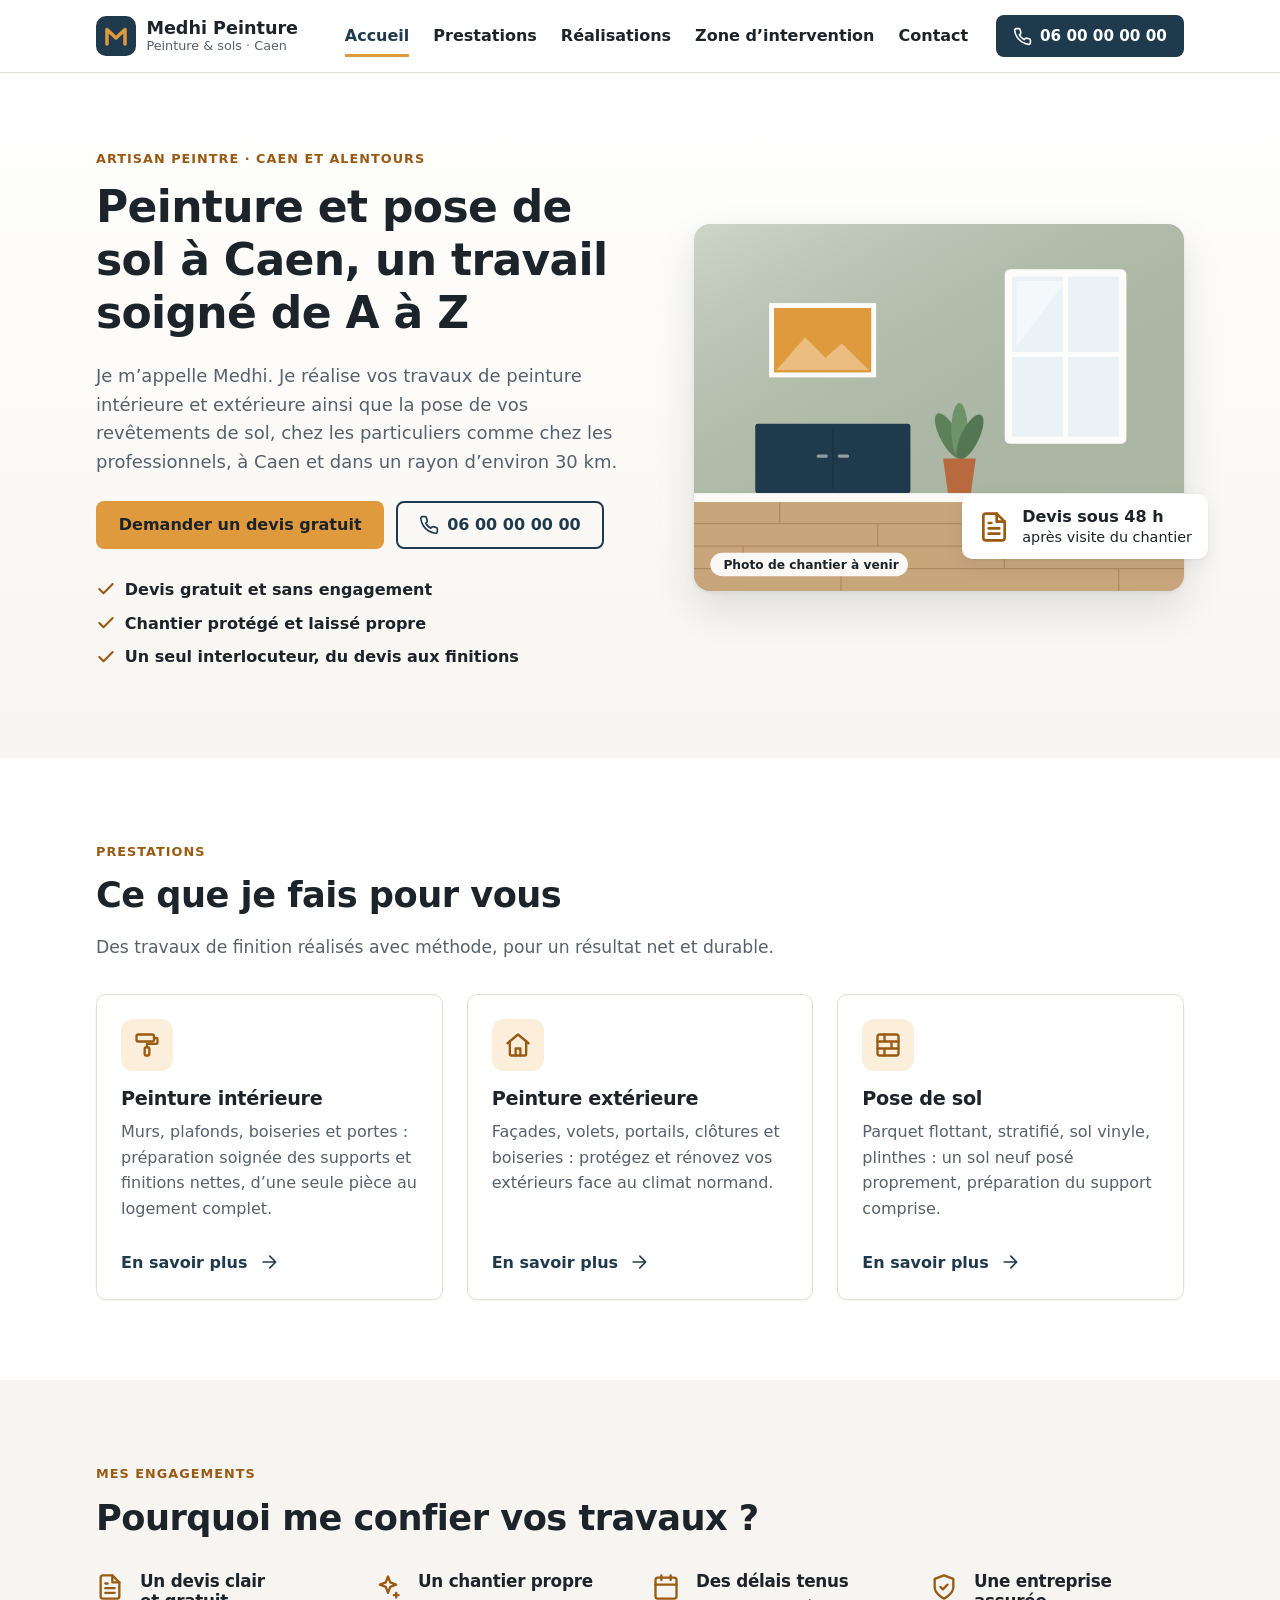
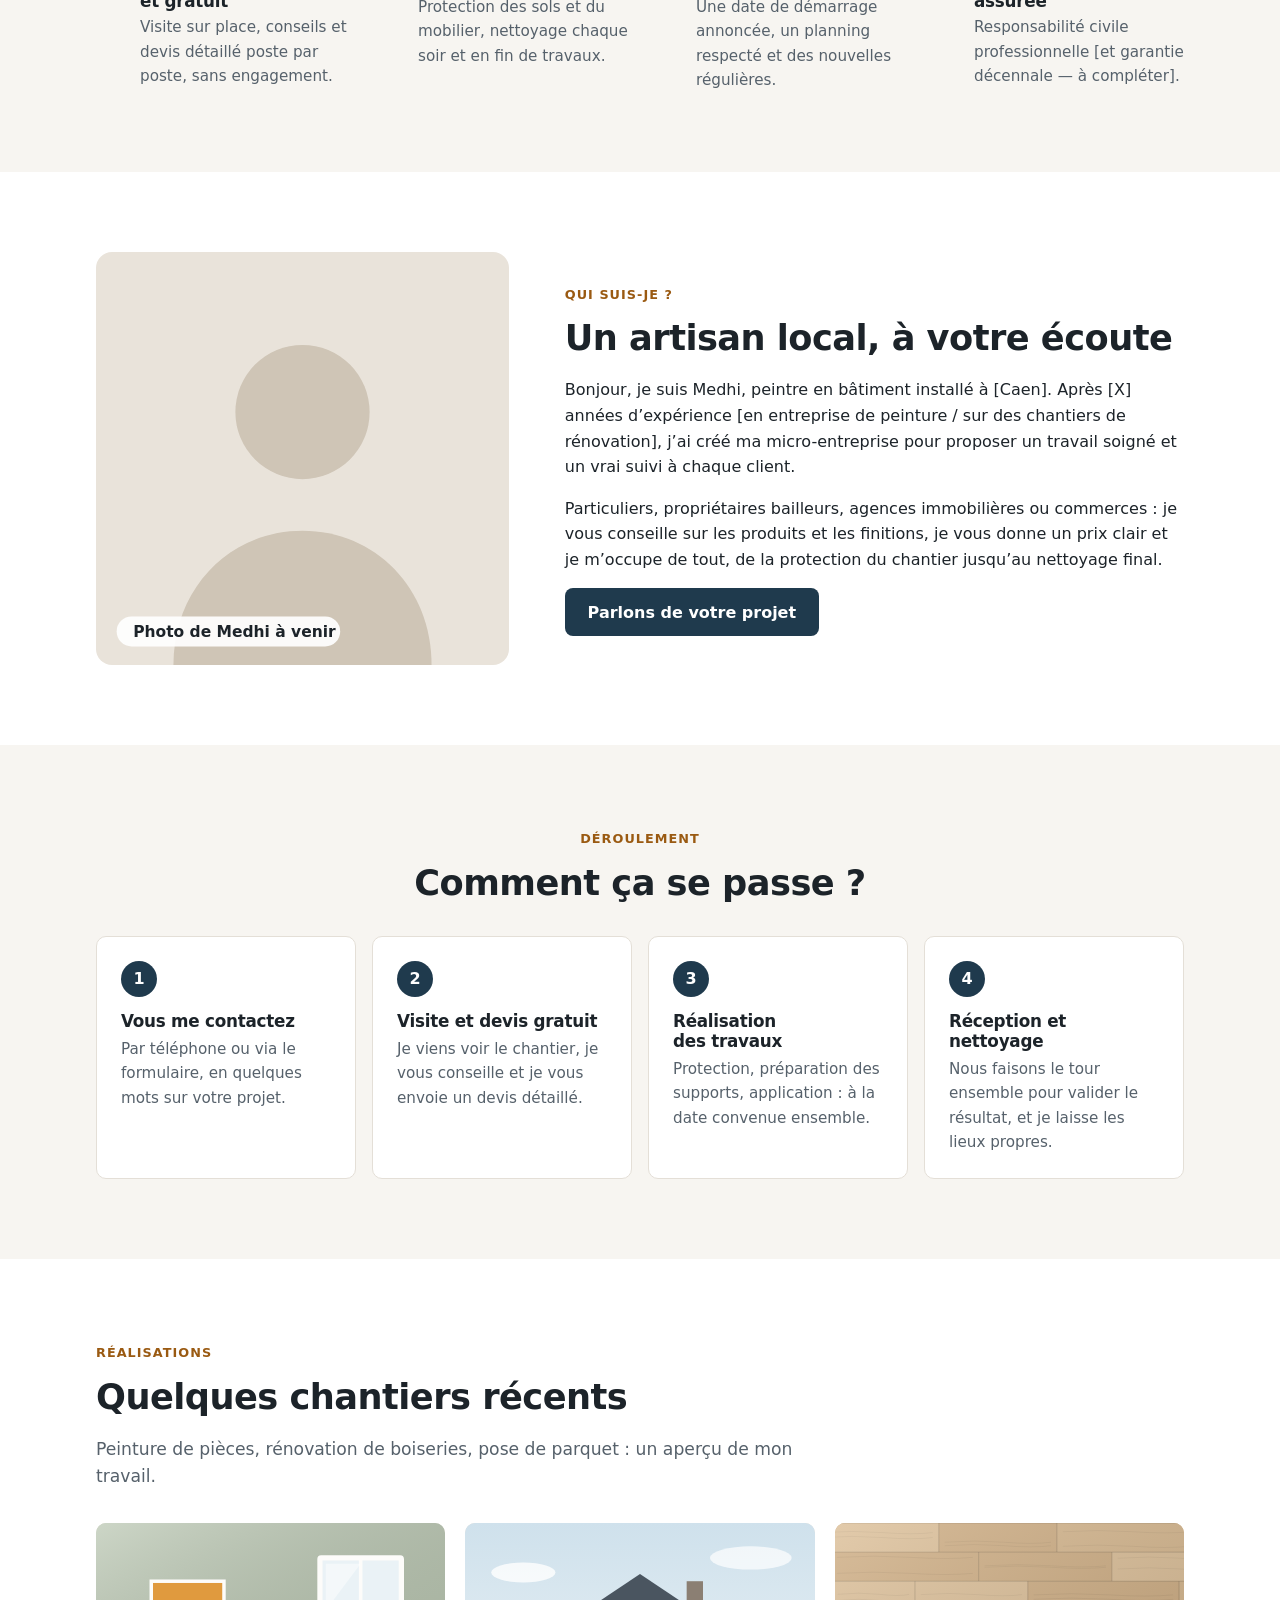
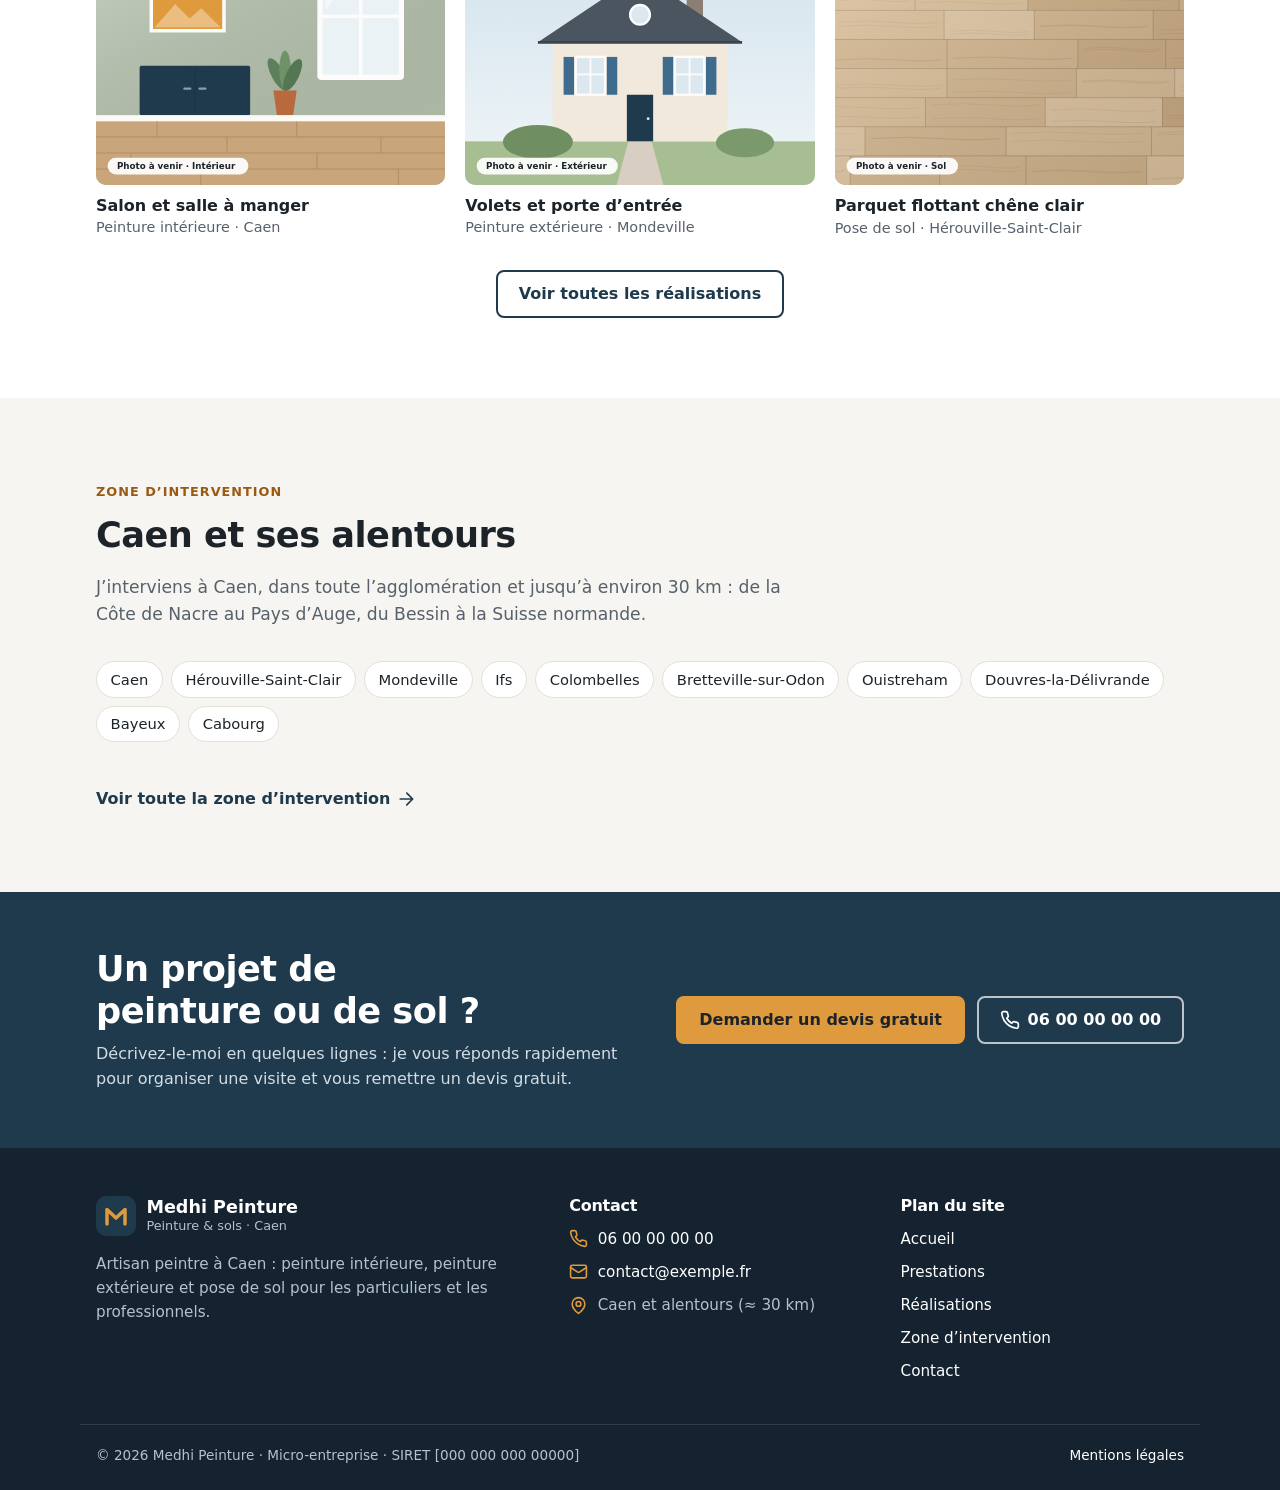
<file: index.html>
<!doctype html>
<html lang="fr">
<head>
  <meta charset="utf-8">
  <meta name="viewport" content="width=device-width, initial-scale=1">
  <title>Medhi Peinture — Peintre et pose de sol à Caen (14)</title>
  <meta name="description" content="Medhi Peinture, artisan peintre à Caen : peinture intérieure et extérieure, pose de parquet, stratifié et sol vinyle. Devis gratuit, Caen et alentours.">
  <meta name="theme-color" content="#1f3a4d">
  <link rel="icon" href="assets/img/favicon.svg" type="image/svg+xml">
  <link rel="apple-touch-icon" href="assets/img/apple-touch-icon.png">
  <meta property="og:type" content="website">
  <meta property="og:locale" content="fr_FR">
  <meta property="og:site_name" content="Medhi Peinture">
  <meta property="og:title" content="Medhi Peinture — Peintre et pose de sol à Caen (14)">
  <meta property="og:description" content="Medhi Peinture, artisan peintre à Caen : peinture intérieure et extérieure, pose de parquet, stratifié et sol vinyle. Devis gratuit, Caen et alentours.">
  <meta property="og:image" content="https://www.exemple.fr/assets/img/og-image.png">
  <link rel="stylesheet" href="assets/css/style.css">
  <script>document.documentElement.classList.add('js');</script>
  <script src="assets/js/main.js" defer></script>
  <script type="application/ld+json">
  {
    "@context": "https://schema.org",
    "@type": "HousePainter",
    "name": "Medhi Peinture",
    "description": "Peinture intérieure et extérieure, pose de sol à Caen et dans un rayon d’environ 30 km.",
    "url": "https://www.exemple.fr/",
    "image": "https://www.exemple.fr/assets/img/og-image.png",
    "telephone": "+33600000000",
    "email": "contact@exemple.fr",
    "address": {
      "@type": "PostalAddress",
      "addressLocality": "Caen",
      "postalCode": "14000",
      "addressRegion": "Normandie",
      "addressCountry": "FR"
    },
    "areaServed": [
      {
        "@type": "City",
        "name": "Caen"
      },
      {
        "@type": "City",
        "name": "Hérouville-Saint-Clair"
      },
      {
        "@type": "City",
        "name": "Mondeville"
      },
      {
        "@type": "City",
        "name": "Ifs"
      },
      {
        "@type": "City",
        "name": "Ouistreham"
      },
      {
        "@type": "City",
        "name": "Bayeux"
      }
    ],
    "openingHours": "Mo-Fr 08:00-18:00"
  }
  </script>
</head>
<body>
  <a class="skip-link" href="#contenu">Aller au contenu</a>

  <header class="site-header">
    <div class="container header-inner">
      <a class="brand" href="index.html">
        <svg class="brand__logo" viewBox="0 0 40 40" aria-hidden="true"><rect width="40" height="40" rx="10" fill="#1f3a4d"/><path d="M11 28V13.5l9 8.5 9-8.5V28" fill="none" stroke="#e09a3e" stroke-width="3.5" stroke-linecap="round" stroke-linejoin="round"/></svg>
        <span>
          <span class="brand__name">Medhi Peinture</span>
          <span class="brand__tagline">Peinture &amp; sols · Caen</span>
        </span>
      </a>
      <button class="nav-toggle" type="button" aria-expanded="false" aria-controls="site-nav">
        <span class="visually-hidden">Ouvrir le menu</span>
        <svg class="icon icon-menu" viewBox="0 0 24 24" aria-hidden="true"><path d="M4 6h16M4 12h16M4 18h16"/></svg>
        <svg class="icon icon-close" viewBox="0 0 24 24" aria-hidden="true"><path d="M18 6 6 18M6 6l12 12"/></svg>
      </button>
      <nav class="site-nav" id="site-nav" aria-label="Navigation principale">
        <ul>
          <li><a href="index.html" aria-current="page">Accueil</a></li>
          <li><a href="prestations.html">Prestations</a></li>
          <li><a href="realisations.html">Réalisations</a></li>
          <li><a href="zone-intervention.html">Zone d’intervention</a></li>
          <li><a href="contact.html">Contact</a></li>
        </ul>
        <a class="btn btn--secondary btn--sm header-cta" href="tel:+33600000000"><svg class="icon" viewBox="0 0 24 24" aria-hidden="true"><path d="M22 16.92v3a2 2 0 0 1-2.18 2 19.79 19.79 0 0 1-8.63-3.07 19.5 19.5 0 0 1-6-6 19.79 19.79 0 0 1-3.07-8.67A2 2 0 0 1 4.11 2h3a2 2 0 0 1 2 1.72 12.84 12.84 0 0 0 .7 2.81 2 2 0 0 1-.45 2.11L8.09 9.91a16 16 0 0 0 6 6l1.27-1.27a2 2 0 0 1 2.11-.45 12.84 12.84 0 0 0 2.81.7A2 2 0 0 1 22 16.92z"/></svg> 06 00 00 00 00</a>
      </nav>
    </div>
  </header>

  <main id="contenu">
    <section class="hero">
      <div class="container hero__grid">
        <div class="hero__text">
          <span class="eyebrow">Artisan peintre · Caen et alentours</span>
          <h1>Peinture et pose de sol à Caen, un travail soigné de A à Z</h1>
          <p class="lead">Je m’appelle Medhi. Je réalise vos travaux de peinture intérieure et extérieure ainsi que la pose de vos revêtements de sol, chez les particuliers comme chez les professionnels, à Caen et dans un rayon d’environ 30&nbsp;km.</p>
          <div class="btn-row btn-row--stack">
            <a class="btn btn--primary" href="contact.html#devis">Demander un devis gratuit</a>
            <a class="btn btn--outline" href="tel:+33600000000"><svg class="icon" viewBox="0 0 24 24" aria-hidden="true"><path d="M22 16.92v3a2 2 0 0 1-2.18 2 19.79 19.79 0 0 1-8.63-3.07 19.5 19.5 0 0 1-6-6 19.79 19.79 0 0 1-3.07-8.67A2 2 0 0 1 4.11 2h3a2 2 0 0 1 2 1.72 12.84 12.84 0 0 0 .7 2.81 2 2 0 0 1-.45 2.11L8.09 9.91a16 16 0 0 0 6 6l1.27-1.27a2 2 0 0 1 2.11-.45 12.84 12.84 0 0 0 2.81.7A2 2 0 0 1 22 16.92z"/></svg> 06 00 00 00 00</a>
          </div>
          <ul class="hero__points">
            <li><svg class="icon" viewBox="0 0 24 24" aria-hidden="true"><path d="M20 6 9 17l-5-5"/></svg> Devis gratuit et sans engagement</li>
            <li><svg class="icon" viewBox="0 0 24 24" aria-hidden="true"><path d="M20 6 9 17l-5-5"/></svg> Chantier protégé et laissé propre</li>
            <li><svg class="icon" viewBox="0 0 24 24" aria-hidden="true"><path d="M20 6 9 17l-5-5"/></svg> Un seul interlocuteur, du devis aux finitions</li>
          </ul>
        </div>
        <div class="hero__media">
          <img src="assets/img/hero.svg" alt="Pièce fraîchement repeinte (photo provisoire)" width="1200" height="900" fetchpriority="high">
          <p class="hero__badge"><svg class="icon" viewBox="0 0 24 24" aria-hidden="true"><path d="M14 2H6a2 2 0 0 0-2 2v16a2 2 0 0 0 2 2h12a2 2 0 0 0 2-2V8z"/><path d="M14 2v6h6M16 13H8M16 17H8M10 9H8"/></svg><span><strong>Devis sous 48&nbsp;h</strong>après visite du chantier</span></p>
        </div>
      </div>
    </section>

    <section class="section section--white" aria-labelledby="prestations-titre">
      <div class="container">
        <div class="section-head">
          <span class="eyebrow">Prestations</span>
          <h2 id="prestations-titre">Ce que je fais pour vous</h2>
          <p>Des travaux de finition réalisés avec méthode, pour un résultat net et durable.</p>
        </div>
        <div class="cards">
          <article class="card">
            <div class="card__icon"><svg class="icon" viewBox="0 0 24 24" aria-hidden="true"><rect x="3" y="3" width="15" height="6" rx="1.5"/><path d="M18 6h2a1 1 0 0 1 1 1v3a1 1 0 0 1-1 1h-8v3"/><rect x="10" y="14" width="4" height="7" rx="1"/></svg></div>
            <h3>Peinture intérieure</h3>
            <p>Murs, plafonds, boiseries et portes&nbsp;: préparation soignée des supports et finitions nettes, d’une seule pièce au logement complet.</p>
            <a class="card__link" href="prestations.html#peinture-interieure">En savoir plus<span class="visually-hidden"> sur la peinture intérieure</span> <svg class="icon" viewBox="0 0 24 24" aria-hidden="true"><path d="M5 12h14M13 5l7 7-7 7"/></svg></a>
          </article>
          <article class="card">
            <div class="card__icon"><svg class="icon" viewBox="0 0 24 24" aria-hidden="true"><path d="M3 10.5 12 3l9 7.5"/><path d="M5 9v11a1 1 0 0 0 1 1h12a1 1 0 0 0 1-1V9"/><path d="M10 21v-6h4v6"/></svg></div>
            <h3>Peinture extérieure</h3>
            <p>Façades, volets, portails, clôtures et boiseries&nbsp;: protégez et rénovez vos extérieurs face au climat normand.</p>
            <a class="card__link" href="prestations.html#peinture-exterieure">En savoir plus<span class="visually-hidden"> sur la peinture extérieure</span> <svg class="icon" viewBox="0 0 24 24" aria-hidden="true"><path d="M5 12h14M13 5l7 7-7 7"/></svg></a>
          </article>
          <article class="card">
            <div class="card__icon"><svg class="icon" viewBox="0 0 24 24" aria-hidden="true"><rect x="3" y="3" width="18" height="18" rx="2"/><path d="M3 9h18M3 15h18M9 3v6M15 9v6M9 15v6"/></svg></div>
            <h3>Pose de sol</h3>
            <p>Parquet flottant, stratifié, sol vinyle, plinthes&nbsp;: un sol neuf posé proprement, préparation du support comprise.</p>
            <a class="card__link" href="prestations.html#pose-de-sol">En savoir plus<span class="visually-hidden"> sur la pose de sol</span> <svg class="icon" viewBox="0 0 24 24" aria-hidden="true"><path d="M5 12h14M13 5l7 7-7 7"/></svg></a>
          </article>
        </div>
      </div>
    </section>

    <section class="section" aria-labelledby="engagements-titre">
      <div class="container">
        <div class="section-head">
          <span class="eyebrow">Mes engagements</span>
          <h2 id="engagements-titre">Pourquoi me confier vos travaux&nbsp;?</h2>
        </div>
        <ul class="features">
          <li class="feature">
            <svg class="icon" viewBox="0 0 24 24" aria-hidden="true"><path d="M14 2H6a2 2 0 0 0-2 2v16a2 2 0 0 0 2 2h12a2 2 0 0 0 2-2V8z"/><path d="M14 2v6h6M16 13H8M16 17H8M10 9H8"/></svg>
            <div>
              <h3>Un devis clair et gratuit</h3>
              <p>Visite sur place, conseils et devis détaillé poste par poste, sans engagement.</p>
            </div>
          </li>
          <li class="feature">
            <svg class="icon" viewBox="0 0 24 24" aria-hidden="true"><path d="M12 3l1.9 5.1L19 10l-5.1 1.9L12 17l-1.9-5.1L5 10l5.1-1.9z"/><path d="M19 17v4M17 19h4"/></svg>
            <div>
              <h3>Un chantier propre</h3>
              <p>Protection des sols et du mobilier, nettoyage chaque soir et en fin de travaux.</p>
            </div>
          </li>
          <li class="feature">
            <svg class="icon" viewBox="0 0 24 24" aria-hidden="true"><rect x="3" y="4" width="18" height="18" rx="2"/><path d="M16 2v4M8 2v4M3 10h18"/></svg>
            <div>
              <h3>Des délais tenus</h3>
              <p>Une date de démarrage annoncée, un planning respecté et des nouvelles régulières.</p>
            </div>
          </li>
          <li class="feature">
            <svg class="icon" viewBox="0 0 24 24" aria-hidden="true"><path d="M12 22s8-4 8-10V5l-8-3-8 3v7c0 6 8 10 8 10z"/><path d="m9 12 2 2 4-4"/></svg>
            <div>
              <h3>Une entreprise assurée</h3>
              <p>Responsabilité civile professionnelle [et garantie décennale — à compléter].</p>
            </div>
          </li>
        </ul>
      </div>
    </section>

    <section class="section section--white" aria-labelledby="apropos-titre">
      <div class="container about">
        <div class="about__photo">
          <img src="assets/img/portrait.svg" alt="Medhi, artisan peintre à Caen (photo provisoire)" width="800" height="800" loading="lazy" decoding="async">
        </div>
        <div>
          <span class="eyebrow">Qui suis-je&nbsp;?</span>
          <h2 id="apropos-titre">Un artisan local, à votre écoute</h2>
          <p>Bonjour, je suis Medhi, peintre en bâtiment installé à [Caen]. Après [X] années d’expérience [en entreprise de peinture / sur des chantiers de rénovation], j’ai créé ma micro-entreprise pour proposer un travail soigné et un vrai suivi à chaque client.</p>
          <p>Particuliers, propriétaires bailleurs, agences immobilières ou commerces&nbsp;: je vous conseille sur les produits et les finitions, je vous donne un prix clair et je m’occupe de tout, de la protection du chantier jusqu’au nettoyage final.</p>
          <a class="btn btn--secondary" href="contact.html#devis">Parlons de votre projet</a>
        </div>
      </div>
    </section>

    <section class="section" aria-labelledby="etapes-titre">
      <div class="container">
        <div class="section-head section-head--center">
          <span class="eyebrow">Déroulement</span>
          <h2 id="etapes-titre">Comment ça se passe&nbsp;?</h2>
        </div>
        <ol class="steps">
          <li class="step">
            <h3>Vous me contactez</h3>
            <p>Par téléphone ou via le formulaire, en quelques mots sur votre projet.</p>
          </li>
          <li class="step">
            <h3>Visite et devis gratuit</h3>
            <p>Je viens voir le chantier, je vous conseille et je vous envoie un devis détaillé.</p>
          </li>
          <li class="step">
            <h3>Réalisation des travaux</h3>
            <p>Protection, préparation des supports, application&nbsp;: à la date convenue ensemble.</p>
          </li>
          <li class="step">
            <h3>Réception et nettoyage</h3>
            <p>Nous faisons le tour ensemble pour valider le résultat, et je laisse les lieux propres.</p>
          </li>
        </ol>
      </div>
    </section>

    <section class="section section--white" aria-labelledby="realisations-titre">
      <div class="container">
        <div class="section-head">
          <span class="eyebrow">Réalisations</span>
          <h2 id="realisations-titre">Quelques chantiers récents</h2>
          <p>Peinture de pièces, rénovation de boiseries, pose de parquet&nbsp;: un aperçu de mon travail.</p>
        </div>
        <ul class="gallery">
        <li class="gallery__item" data-category="peinture-interieure">
          <figure>
            <a class="gallery__link" href="realisations.html">
              <img src="assets/img/realisations/interieur-1.svg" alt="Salon repeint en vert sauge à Caen (photo provisoire)" width="1200" height="900" loading="lazy" decoding="async">
            </a>
            <figcaption>
              <span class="gallery__title">Salon et salle à manger</span>
              <span class="gallery__meta">Peinture intérieure · Caen</span>
            </figcaption>
          </figure>
        </li>
        <li class="gallery__item" data-category="peinture-exterieure">
          <figure>
            <a class="gallery__link" href="realisations.html">
              <img src="assets/img/realisations/exterieur-1.svg" alt="Volets et porte d’entrée repeints à Mondeville (photo provisoire)" width="1200" height="900" loading="lazy" decoding="async">
            </a>
            <figcaption>
              <span class="gallery__title">Volets et porte d’entrée</span>
              <span class="gallery__meta">Peinture extérieure · Mondeville</span>
            </figcaption>
          </figure>
        </li>
        <li class="gallery__item" data-category="pose-de-sol">
          <figure>
            <a class="gallery__link" href="realisations.html">
              <img src="assets/img/realisations/sol-1.svg" alt="Parquet flottant chêne clair posé dans un séjour à Hérouville-Saint-Clair (photo provisoire)" width="1200" height="900" loading="lazy" decoding="async">
            </a>
            <figcaption>
              <span class="gallery__title">Parquet flottant chêne clair</span>
              <span class="gallery__meta">Pose de sol · Hérouville-Saint-Clair</span>
            </figcaption>
          </figure>
        </li>
        </ul>
        <div class="section-foot section-foot--center">
          <a class="btn btn--outline" href="realisations.html">Voir toutes les réalisations</a>
        </div>
      </div>
    </section>

    <section class="section" aria-labelledby="zone-titre">
      <div class="container">
        <div class="section-head">
          <span class="eyebrow">Zone d’intervention</span>
          <h2 id="zone-titre">Caen et ses alentours</h2>
          <p>J’interviens à Caen, dans toute l’agglomération et jusqu’à environ 30&nbsp;km&nbsp;: de la Côte de Nacre au Pays d’Auge, du Bessin à la Suisse normande.</p>
        </div>
        <ul class="chips">
          <li>Caen</li>
          <li>Hérouville-Saint-Clair</li>
          <li>Mondeville</li>
          <li>Ifs</li>
          <li>Colombelles</li>
          <li>Bretteville-sur-Odon</li>
          <li>Ouistreham</li>
          <li>Douvres-la-Délivrande</li>
          <li>Bayeux</li>
          <li>Cabourg</li>
        </ul>
        <div class="section-foot">
          <a class="card__link" href="zone-intervention.html">Voir toute la zone d’intervention <svg class="icon" viewBox="0 0 24 24" aria-hidden="true"><path d="M5 12h14M13 5l7 7-7 7"/></svg></a>
        </div>
      </div>
    </section>

    <section class="cta-band" aria-labelledby="cta-titre">
      <div class="container cta-band__inner">
        <div>
          <h2 id="cta-titre">Un projet de peinture ou de sol&nbsp;?</h2>
          <p>Décrivez-le-moi en quelques lignes&nbsp;: je vous réponds rapidement pour organiser une visite et vous remettre un devis gratuit.</p>
        </div>
        <div class="btn-row btn-row--stack">
          <a class="btn btn--primary" href="contact.html#devis">Demander un devis gratuit</a>
          <a class="btn btn--light" href="tel:+33600000000"><svg class="icon" viewBox="0 0 24 24" aria-hidden="true"><path d="M22 16.92v3a2 2 0 0 1-2.18 2 19.79 19.79 0 0 1-8.63-3.07 19.5 19.5 0 0 1-6-6 19.79 19.79 0 0 1-3.07-8.67A2 2 0 0 1 4.11 2h3a2 2 0 0 1 2 1.72 12.84 12.84 0 0 0 .7 2.81 2 2 0 0 1-.45 2.11L8.09 9.91a16 16 0 0 0 6 6l1.27-1.27a2 2 0 0 1 2.11-.45 12.84 12.84 0 0 0 2.81.7A2 2 0 0 1 22 16.92z"/></svg> 06 00 00 00 00</a>
        </div>
      </div>
    </section>
  </main>

  <footer class="site-footer">
    <div class="container footer-grid">
      <div>
        <a class="brand" href="index.html">
          <svg class="brand__logo" viewBox="0 0 40 40" aria-hidden="true"><rect width="40" height="40" rx="10" fill="#1f3a4d"/><path d="M11 28V13.5l9 8.5 9-8.5V28" fill="none" stroke="#e09a3e" stroke-width="3.5" stroke-linecap="round" stroke-linejoin="round"/></svg>
          <span>
            <span class="brand__name">Medhi Peinture</span>
            <span class="brand__tagline">Peinture &amp; sols · Caen</span>
          </span>
        </a>
        <p>Artisan peintre à Caen&nbsp;: peinture intérieure, peinture extérieure et pose de sol pour les particuliers et les professionnels.</p>
      </div>
      <div>
        <h2 class="footer-title">Contact</h2>
        <ul class="footer-list">
          <li><svg class="icon" viewBox="0 0 24 24" aria-hidden="true"><path d="M22 16.92v3a2 2 0 0 1-2.18 2 19.79 19.79 0 0 1-8.63-3.07 19.5 19.5 0 0 1-6-6 19.79 19.79 0 0 1-3.07-8.67A2 2 0 0 1 4.11 2h3a2 2 0 0 1 2 1.72 12.84 12.84 0 0 0 .7 2.81 2 2 0 0 1-.45 2.11L8.09 9.91a16 16 0 0 0 6 6l1.27-1.27a2 2 0 0 1 2.11-.45 12.84 12.84 0 0 0 2.81.7A2 2 0 0 1 22 16.92z"/></svg><a href="tel:+33600000000">06 00 00 00 00</a></li>
          <li><svg class="icon" viewBox="0 0 24 24" aria-hidden="true"><rect x="2" y="4" width="20" height="16" rx="2"/><path d="m22 7-8.97 5.7a1.94 1.94 0 0 1-2.06 0L2 7"/></svg><a href="mailto:contact@exemple.fr">contact@exemple.fr</a></li>
          <li><svg class="icon" viewBox="0 0 24 24" aria-hidden="true"><path d="M20 10c0 6-8 12-8 12s-8-6-8-12a8 8 0 0 1 16 0Z"/><circle cx="12" cy="10" r="3"/></svg><span>Caen et alentours (≈&nbsp;30&nbsp;km)</span></li>
        </ul>
      </div>
      <div>
        <h2 class="footer-title">Plan du site</h2>
        <ul class="footer-list">
            <li><a href="index.html">Accueil</a></li>
            <li><a href="prestations.html">Prestations</a></li>
            <li><a href="realisations.html">Réalisations</a></li>
            <li><a href="zone-intervention.html">Zone d’intervention</a></li>
            <li><a href="contact.html">Contact</a></li>
        </ul>
      </div>
    </div>
    <div class="container footer-bottom">
      <p>© <span data-year>2026</span> Medhi Peinture · Micro-entreprise · SIRET [000 000 000 00000]</p>
      <p><a href="mentions-legales.html">Mentions légales</a></p>
    </div>
  </footer>

  <div class="callbar">
    <a class="btn btn--secondary" href="tel:+33600000000"><svg class="icon" viewBox="0 0 24 24" aria-hidden="true"><path d="M22 16.92v3a2 2 0 0 1-2.18 2 19.79 19.79 0 0 1-8.63-3.07 19.5 19.5 0 0 1-6-6 19.79 19.79 0 0 1-3.07-8.67A2 2 0 0 1 4.11 2h3a2 2 0 0 1 2 1.72 12.84 12.84 0 0 0 .7 2.81 2 2 0 0 1-.45 2.11L8.09 9.91a16 16 0 0 0 6 6l1.27-1.27a2 2 0 0 1 2.11-.45 12.84 12.84 0 0 0 2.81.7A2 2 0 0 1 22 16.92z"/></svg> Appeler</a>
    <a class="btn btn--primary" href="contact.html#devis"><svg class="icon" viewBox="0 0 24 24" aria-hidden="true"><path d="M14 2H6a2 2 0 0 0-2 2v16a2 2 0 0 0 2 2h12a2 2 0 0 0 2-2V8z"/><path d="M14 2v6h6M16 13H8M16 17H8M10 9H8"/></svg> Devis gratuit</a>
  </div>
</body>
</html>
</file>
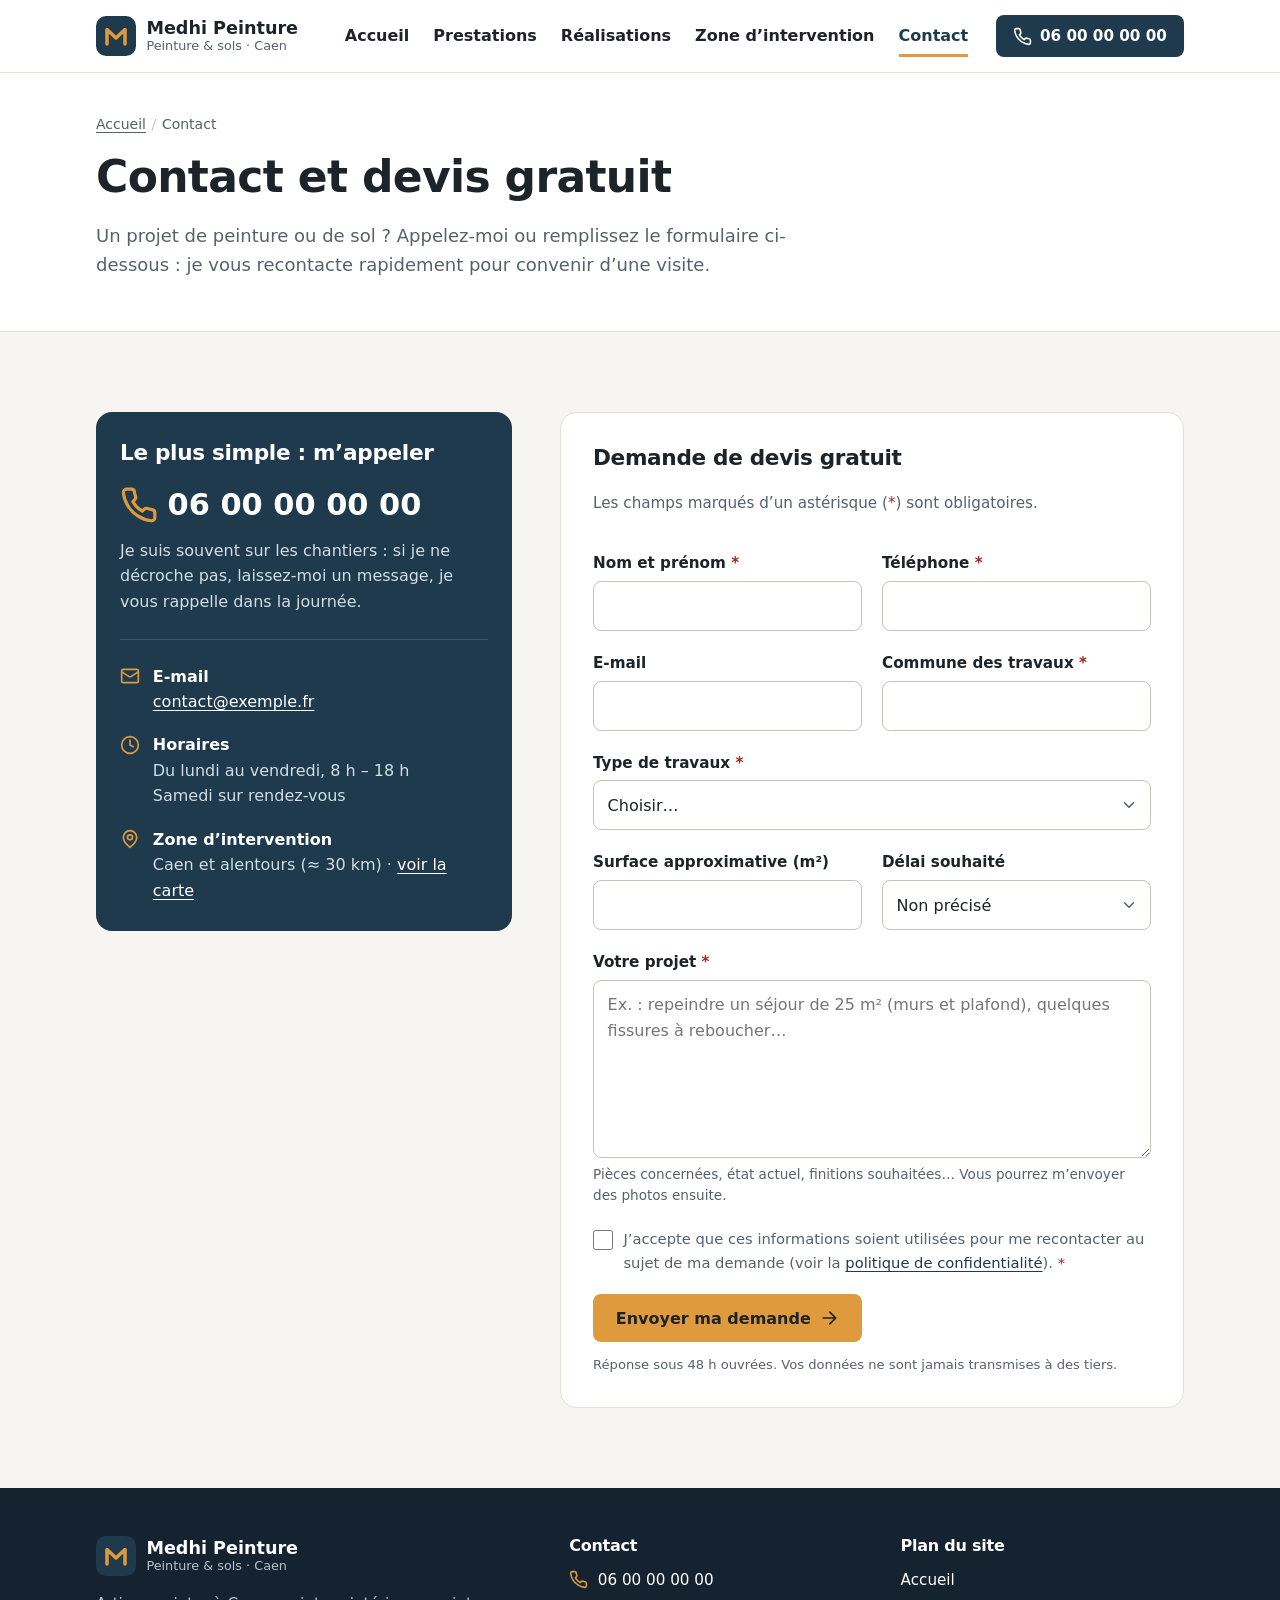
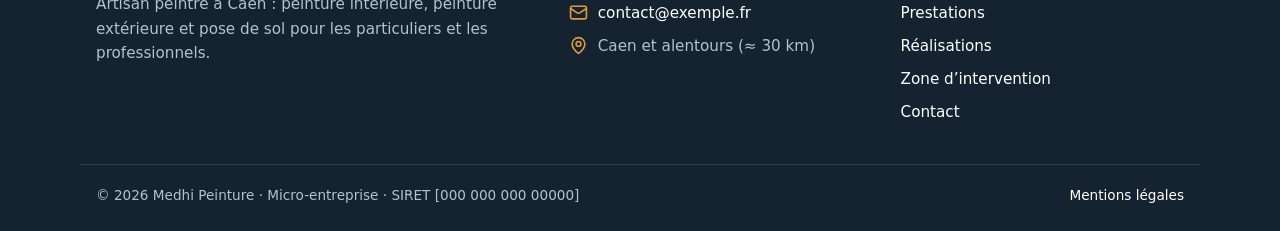
<file: contact.html>
<!doctype html>
<html lang="fr">
<head>
  <meta charset="utf-8">
  <meta name="viewport" content="width=device-width, initial-scale=1">
  <title>Contact et devis gratuit — Peintre à Caen | Medhi Peinture</title>
  <meta name="description" content="Contactez Medhi Peinture pour un devis gratuit : peinture intérieure, extérieure et pose de sol à Caen et alentours. Appel ou formulaire en ligne.">
  <meta name="theme-color" content="#1f3a4d">
  <link rel="icon" href="assets/img/favicon.svg" type="image/svg+xml">
  <link rel="apple-touch-icon" href="assets/img/apple-touch-icon.png">
  <meta property="og:type" content="website">
  <meta property="og:locale" content="fr_FR">
  <meta property="og:site_name" content="Medhi Peinture">
  <meta property="og:title" content="Contact et devis gratuit — Peintre à Caen | Medhi Peinture">
  <meta property="og:description" content="Contactez Medhi Peinture pour un devis gratuit : peinture intérieure, extérieure et pose de sol à Caen et alentours. Appel ou formulaire en ligne.">
  <meta property="og:image" content="https://www.exemple.fr/assets/img/og-image.png">
  <link rel="stylesheet" href="assets/css/style.css">
  <script>document.documentElement.classList.add('js');</script>
  <script src="assets/js/main.js" defer></script>
</head>
<body>
  <a class="skip-link" href="#contenu">Aller au contenu</a>

  <header class="site-header">
    <div class="container header-inner">
      <a class="brand" href="index.html">
        <svg class="brand__logo" viewBox="0 0 40 40" aria-hidden="true"><rect width="40" height="40" rx="10" fill="#1f3a4d"/><path d="M11 28V13.5l9 8.5 9-8.5V28" fill="none" stroke="#e09a3e" stroke-width="3.5" stroke-linecap="round" stroke-linejoin="round"/></svg>
        <span>
          <span class="brand__name">Medhi Peinture</span>
          <span class="brand__tagline">Peinture &amp; sols · Caen</span>
        </span>
      </a>
      <button class="nav-toggle" type="button" aria-expanded="false" aria-controls="site-nav">
        <span class="visually-hidden">Ouvrir le menu</span>
        <svg class="icon icon-menu" viewBox="0 0 24 24" aria-hidden="true"><path d="M4 6h16M4 12h16M4 18h16"/></svg>
        <svg class="icon icon-close" viewBox="0 0 24 24" aria-hidden="true"><path d="M18 6 6 18M6 6l12 12"/></svg>
      </button>
      <nav class="site-nav" id="site-nav" aria-label="Navigation principale">
        <ul>
          <li><a href="index.html">Accueil</a></li>
          <li><a href="prestations.html">Prestations</a></li>
          <li><a href="realisations.html">Réalisations</a></li>
          <li><a href="zone-intervention.html">Zone d’intervention</a></li>
          <li><a href="contact.html" aria-current="page">Contact</a></li>
        </ul>
        <a class="btn btn--secondary btn--sm header-cta" href="tel:+33600000000"><svg class="icon" viewBox="0 0 24 24" aria-hidden="true"><path d="M22 16.92v3a2 2 0 0 1-2.18 2 19.79 19.79 0 0 1-8.63-3.07 19.5 19.5 0 0 1-6-6 19.79 19.79 0 0 1-3.07-8.67A2 2 0 0 1 4.11 2h3a2 2 0 0 1 2 1.72 12.84 12.84 0 0 0 .7 2.81 2 2 0 0 1-.45 2.11L8.09 9.91a16 16 0 0 0 6 6l1.27-1.27a2 2 0 0 1 2.11-.45 12.84 12.84 0 0 0 2.81.7A2 2 0 0 1 22 16.92z"/></svg> 06 00 00 00 00</a>
      </nav>
    </div>
  </header>

  <main id="contenu">
    <section class="page-hero">
      <div class="container">
        <nav class="breadcrumb" aria-label="Fil d’Ariane">
          <ol>
            <li><a href="index.html">Accueil</a></li>
            <li aria-current="page">Contact</li>
          </ol>
        </nav>
        <h1>Contact et devis gratuit</h1>
        <p class="lead">Un projet de peinture ou de sol&nbsp;? Appelez-moi ou remplissez le formulaire ci-dessous&nbsp;: je vous recontacte rapidement pour convenir d’une visite.</p>
      </div>
    </section>

    <section class="section">
      <div class="container contact-layout">
        <div class="contact-card">
          <h2>Le plus simple&nbsp;: m’appeler</h2>
          <a class="contact-phone" href="tel:+33600000000"><svg class="icon" viewBox="0 0 24 24" aria-hidden="true"><path d="M22 16.92v3a2 2 0 0 1-2.18 2 19.79 19.79 0 0 1-8.63-3.07 19.5 19.5 0 0 1-6-6 19.79 19.79 0 0 1-3.07-8.67A2 2 0 0 1 4.11 2h3a2 2 0 0 1 2 1.72 12.84 12.84 0 0 0 .7 2.81 2 2 0 0 1-.45 2.11L8.09 9.91a16 16 0 0 0 6 6l1.27-1.27a2 2 0 0 1 2.11-.45 12.84 12.84 0 0 0 2.81.7A2 2 0 0 1 22 16.92z"/></svg> 06 00 00 00 00</a>
          <p>Je suis souvent sur les chantiers&nbsp;: si je ne décroche pas, laissez-moi un message, je vous rappelle dans la journée.</p>
          <ul class="contact-list">
            <li>
              <svg class="icon" viewBox="0 0 24 24" aria-hidden="true"><rect x="2" y="4" width="20" height="16" rx="2"/><path d="m22 7-8.97 5.7a1.94 1.94 0 0 1-2.06 0L2 7"/></svg>
              <div><strong>E-mail</strong><a href="mailto:contact@exemple.fr">contact@exemple.fr</a></div>
            </li>
            <li>
              <svg class="icon" viewBox="0 0 24 24" aria-hidden="true"><circle cx="12" cy="12" r="10"/><path d="M12 6v6l4 2"/></svg>
              <div><strong>Horaires</strong>Du lundi au vendredi, 8&nbsp;h – 18&nbsp;h<br>Samedi sur rendez-vous</div>
            </li>
            <li>
              <svg class="icon" viewBox="0 0 24 24" aria-hidden="true"><path d="M20 10c0 6-8 12-8 12s-8-6-8-12a8 8 0 0 1 16 0Z"/><circle cx="12" cy="10" r="3"/></svg>
              <div><strong>Zone d’intervention</strong>Caen et alentours (≈&nbsp;30&nbsp;km) · <a href="zone-intervention.html">voir la carte</a></div>
            </li>
          </ul>
        </div>

        <form class="form" id="devis" action="https://formspree.io/f/VOTRE_ID_FORMSPREE" method="POST" data-quote-form data-email="contact@exemple.fr">
          <h2>Demande de devis gratuit</h2>
          <p class="form__intro">Les champs marqués d’un astérisque (<span class="req">*</span>) sont obligatoires.</p>
          <input type="hidden" name="_subject" value="Nouvelle demande de devis depuis le site">

          <div class="field">
            <label for="nom">Nom et prénom <span class="req" aria-hidden="true">*</span></label>
            <input id="nom" name="nom" type="text" autocomplete="name" required>
          </div>
          <div class="field">
            <label for="telephone">Téléphone <span class="req" aria-hidden="true">*</span></label>
            <input id="telephone" name="telephone" type="tel" autocomplete="tel" required>
          </div>
          <div class="field">
            <label for="email">E-mail</label>
            <input id="email" name="email" type="email" autocomplete="email">
          </div>
          <div class="field">
            <label for="commune">Commune des travaux <span class="req" aria-hidden="true">*</span></label>
            <input id="commune" name="commune" type="text" autocomplete="address-level2" required>
          </div>
          <div class="field field--full">
            <label for="prestation">Type de travaux <span class="req" aria-hidden="true">*</span></label>
            <select id="prestation" name="prestation" required>
              <option value="">Choisir…</option>
              <option value="peinture-interieure">Peinture intérieure</option>
              <option value="peinture-exterieure">Peinture extérieure</option>
              <option value="pose-de-sol">Pose de sol</option>
              <option value="plusieurs">Plusieurs de ces prestations</option>
              <option value="autre">Autre demande</option>
            </select>
          </div>
          <div class="field">
            <label for="surface">Surface approximative (m²)</label>
            <input id="surface" name="surface" type="number" min="1" step="1" inputmode="numeric">
          </div>
          <div class="field">
            <label for="delai">Délai souhaité</label>
            <select id="delai" name="delai">
              <option value="">Non précisé</option>
              <option>Dès que possible</option>
              <option>Dans le mois</option>
              <option>Dans les 3 mois</option>
              <option>Pas encore défini</option>
            </select>
          </div>
          <div class="field field--full">
            <label for="message">Votre projet <span class="req" aria-hidden="true">*</span></label>
            <textarea id="message" name="message" rows="6" required aria-describedby="message-aide" placeholder="Ex. : repeindre un séjour de 25 m² (murs et plafond), quelques fissures à reboucher…"></textarea>
            <span class="field__hint" id="message-aide">Pièces concernées, état actuel, finitions souhaitées… Vous pourrez m’envoyer des photos ensuite.</span>
          </div>

          <div class="hp" aria-hidden="true">
            <label for="site-web">Ne pas remplir ce champ</label>
            <input id="site-web" name="_gotcha" type="text" tabindex="-1" autocomplete="off">
          </div>

          <label class="checkbox">
            <input type="checkbox" name="consentement" value="oui" required>
            <span>J’accepte que ces informations soient utilisées pour me recontacter au sujet de ma demande (voir la <a href="mentions-legales.html#donnees">politique de confidentialité</a>). <span class="req" aria-hidden="true">*</span></span>
          </label>

          <div class="form-status" data-form-status role="status" tabindex="-1" hidden></div>

          <div class="form__actions">
            <button class="btn btn--primary" type="submit">Envoyer ma demande <svg class="icon" viewBox="0 0 24 24" aria-hidden="true"><path d="M5 12h14M13 5l7 7-7 7"/></svg></button>
            <p class="form__legal">Réponse sous 48&nbsp;h ouvrées. Vos données ne sont jamais transmises à des tiers.</p>
          </div>
        </form>
      </div>
    </section>
  </main>

  <footer class="site-footer">
    <div class="container footer-grid">
      <div>
        <a class="brand" href="index.html">
          <svg class="brand__logo" viewBox="0 0 40 40" aria-hidden="true"><rect width="40" height="40" rx="10" fill="#1f3a4d"/><path d="M11 28V13.5l9 8.5 9-8.5V28" fill="none" stroke="#e09a3e" stroke-width="3.5" stroke-linecap="round" stroke-linejoin="round"/></svg>
          <span>
            <span class="brand__name">Medhi Peinture</span>
            <span class="brand__tagline">Peinture &amp; sols · Caen</span>
          </span>
        </a>
        <p>Artisan peintre à Caen&nbsp;: peinture intérieure, peinture extérieure et pose de sol pour les particuliers et les professionnels.</p>
      </div>
      <div>
        <h2 class="footer-title">Contact</h2>
        <ul class="footer-list">
          <li><svg class="icon" viewBox="0 0 24 24" aria-hidden="true"><path d="M22 16.92v3a2 2 0 0 1-2.18 2 19.79 19.79 0 0 1-8.63-3.07 19.5 19.5 0 0 1-6-6 19.79 19.79 0 0 1-3.07-8.67A2 2 0 0 1 4.11 2h3a2 2 0 0 1 2 1.72 12.84 12.84 0 0 0 .7 2.81 2 2 0 0 1-.45 2.11L8.09 9.91a16 16 0 0 0 6 6l1.27-1.27a2 2 0 0 1 2.11-.45 12.84 12.84 0 0 0 2.81.7A2 2 0 0 1 22 16.92z"/></svg><a href="tel:+33600000000">06 00 00 00 00</a></li>
          <li><svg class="icon" viewBox="0 0 24 24" aria-hidden="true"><rect x="2" y="4" width="20" height="16" rx="2"/><path d="m22 7-8.97 5.7a1.94 1.94 0 0 1-2.06 0L2 7"/></svg><a href="mailto:contact@exemple.fr">contact@exemple.fr</a></li>
          <li><svg class="icon" viewBox="0 0 24 24" aria-hidden="true"><path d="M20 10c0 6-8 12-8 12s-8-6-8-12a8 8 0 0 1 16 0Z"/><circle cx="12" cy="10" r="3"/></svg><span>Caen et alentours (≈&nbsp;30&nbsp;km)</span></li>
        </ul>
      </div>
      <div>
        <h2 class="footer-title">Plan du site</h2>
        <ul class="footer-list">
            <li><a href="index.html">Accueil</a></li>
            <li><a href="prestations.html">Prestations</a></li>
            <li><a href="realisations.html">Réalisations</a></li>
            <li><a href="zone-intervention.html">Zone d’intervention</a></li>
            <li><a href="contact.html">Contact</a></li>
        </ul>
      </div>
    </div>
    <div class="container footer-bottom">
      <p>© <span data-year>2026</span> Medhi Peinture · Micro-entreprise · SIRET [000 000 000 00000]</p>
      <p><a href="mentions-legales.html">Mentions légales</a></p>
    </div>
  </footer>

  <div class="callbar">
    <a class="btn btn--secondary" href="tel:+33600000000"><svg class="icon" viewBox="0 0 24 24" aria-hidden="true"><path d="M22 16.92v3a2 2 0 0 1-2.18 2 19.79 19.79 0 0 1-8.63-3.07 19.5 19.5 0 0 1-6-6 19.79 19.79 0 0 1-3.07-8.67A2 2 0 0 1 4.11 2h3a2 2 0 0 1 2 1.72 12.84 12.84 0 0 0 .7 2.81 2 2 0 0 1-.45 2.11L8.09 9.91a16 16 0 0 0 6 6l1.27-1.27a2 2 0 0 1 2.11-.45 12.84 12.84 0 0 0 2.81.7A2 2 0 0 1 22 16.92z"/></svg> Appeler</a>
    <a class="btn btn--primary" href="contact.html#devis"><svg class="icon" viewBox="0 0 24 24" aria-hidden="true"><path d="M14 2H6a2 2 0 0 0-2 2v16a2 2 0 0 0 2 2h12a2 2 0 0 0 2-2V8z"/><path d="M14 2v6h6M16 13H8M16 17H8M10 9H8"/></svg> Devis gratuit</a>
  </div>
</body>
</html>
</file>
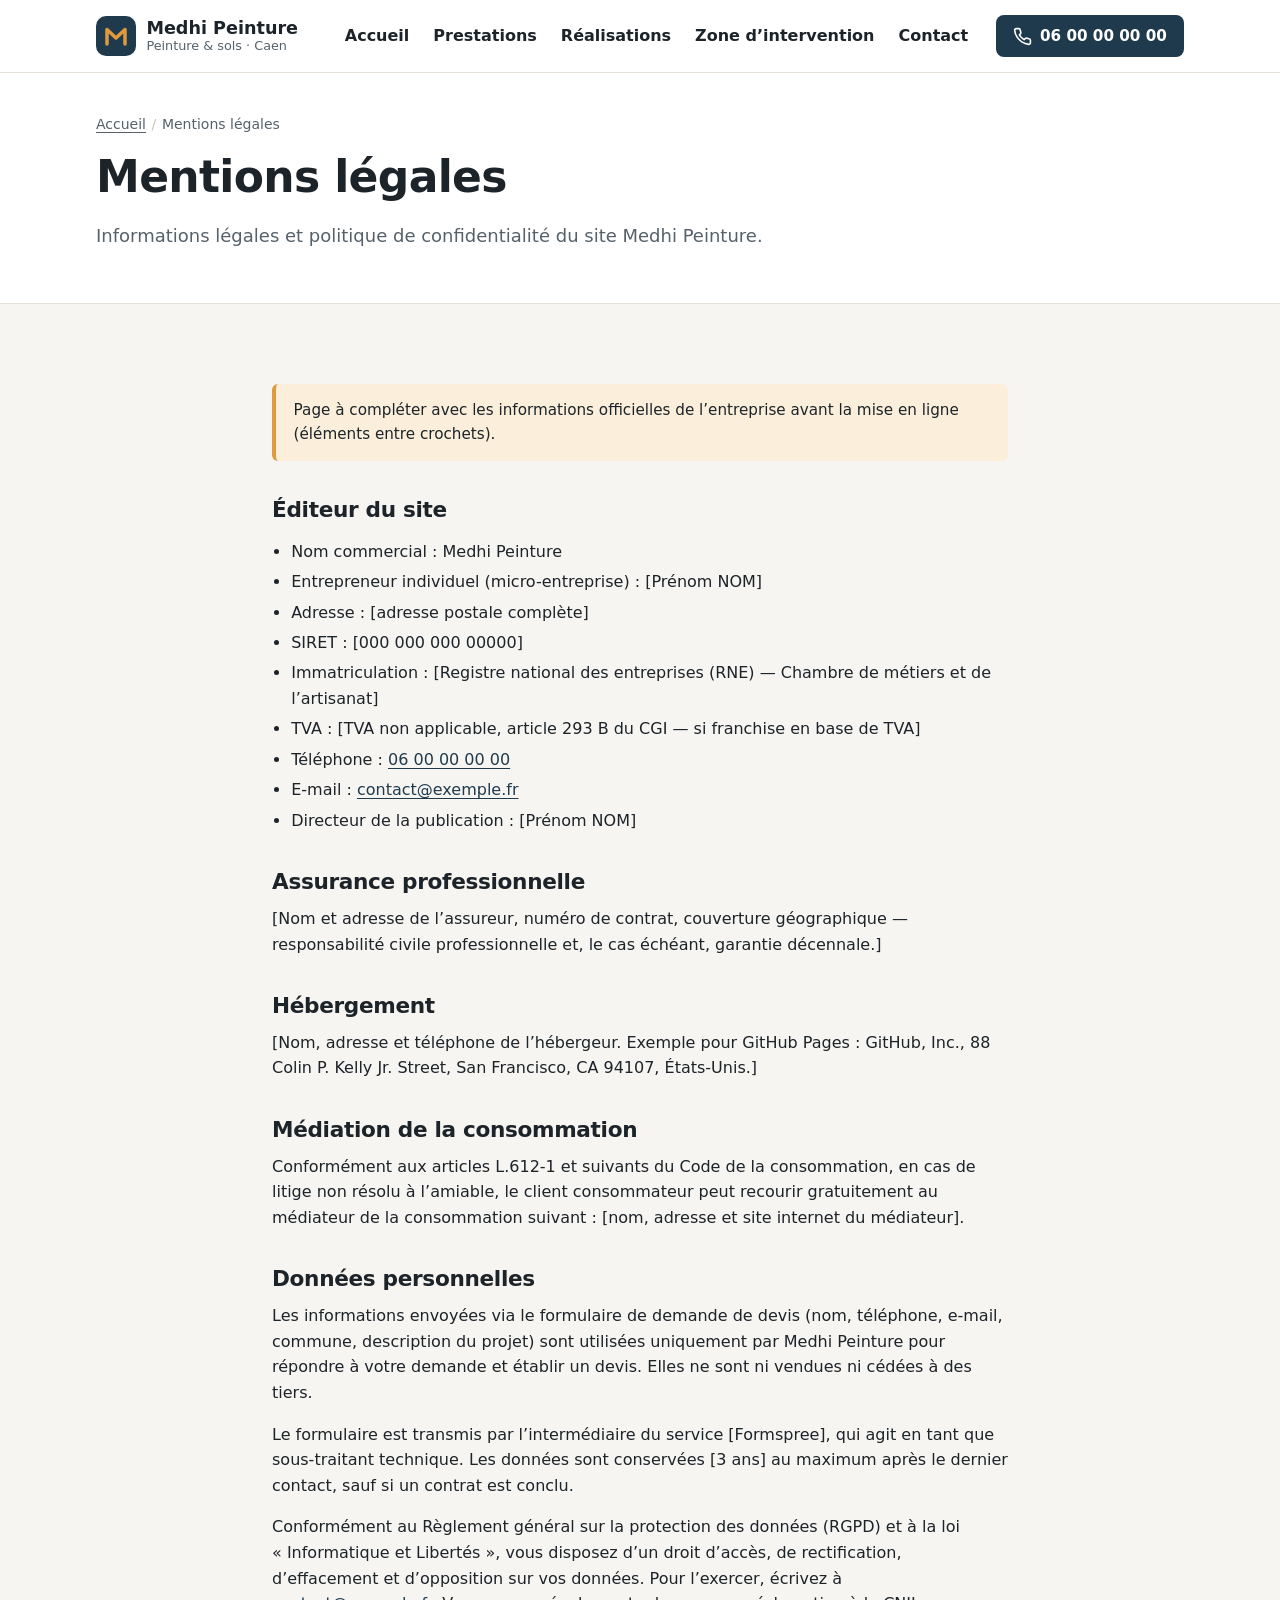
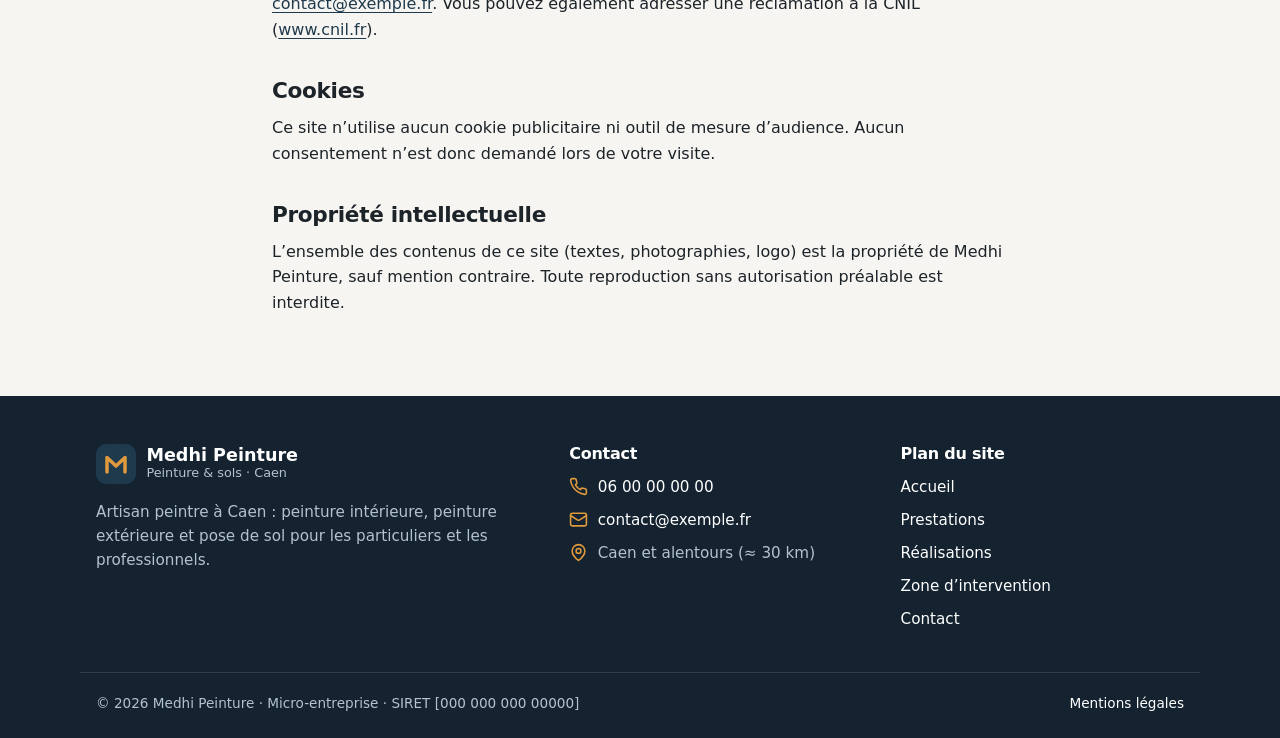
<file: mentions-legales.html>
<!doctype html>
<html lang="fr">
<head>
  <meta charset="utf-8">
  <meta name="viewport" content="width=device-width, initial-scale=1">
  <title>Mentions légales | Medhi Peinture</title>
  <meta name="description" content="Mentions légales et politique de confidentialité du site Medhi Peinture, artisan peintre à Caen.">
  <meta name="theme-color" content="#1f3a4d">
  <link rel="icon" href="assets/img/favicon.svg" type="image/svg+xml">
  <link rel="apple-touch-icon" href="assets/img/apple-touch-icon.png">
  <meta property="og:type" content="website">
  <meta property="og:locale" content="fr_FR">
  <meta property="og:site_name" content="Medhi Peinture">
  <meta property="og:title" content="Mentions légales | Medhi Peinture">
  <meta property="og:description" content="Mentions légales et politique de confidentialité du site Medhi Peinture, artisan peintre à Caen.">
  <meta property="og:image" content="https://www.exemple.fr/assets/img/og-image.png">
  <link rel="stylesheet" href="assets/css/style.css">
  <script>document.documentElement.classList.add('js');</script>
  <script src="assets/js/main.js" defer></script>
</head>
<body>
  <a class="skip-link" href="#contenu">Aller au contenu</a>

  <header class="site-header">
    <div class="container header-inner">
      <a class="brand" href="index.html">
        <svg class="brand__logo" viewBox="0 0 40 40" aria-hidden="true"><rect width="40" height="40" rx="10" fill="#1f3a4d"/><path d="M11 28V13.5l9 8.5 9-8.5V28" fill="none" stroke="#e09a3e" stroke-width="3.5" stroke-linecap="round" stroke-linejoin="round"/></svg>
        <span>
          <span class="brand__name">Medhi Peinture</span>
          <span class="brand__tagline">Peinture &amp; sols · Caen</span>
        </span>
      </a>
      <button class="nav-toggle" type="button" aria-expanded="false" aria-controls="site-nav">
        <span class="visually-hidden">Ouvrir le menu</span>
        <svg class="icon icon-menu" viewBox="0 0 24 24" aria-hidden="true"><path d="M4 6h16M4 12h16M4 18h16"/></svg>
        <svg class="icon icon-close" viewBox="0 0 24 24" aria-hidden="true"><path d="M18 6 6 18M6 6l12 12"/></svg>
      </button>
      <nav class="site-nav" id="site-nav" aria-label="Navigation principale">
        <ul>
          <li><a href="index.html">Accueil</a></li>
          <li><a href="prestations.html">Prestations</a></li>
          <li><a href="realisations.html">Réalisations</a></li>
          <li><a href="zone-intervention.html">Zone d’intervention</a></li>
          <li><a href="contact.html">Contact</a></li>
        </ul>
        <a class="btn btn--secondary btn--sm header-cta" href="tel:+33600000000"><svg class="icon" viewBox="0 0 24 24" aria-hidden="true"><path d="M22 16.92v3a2 2 0 0 1-2.18 2 19.79 19.79 0 0 1-8.63-3.07 19.5 19.5 0 0 1-6-6 19.79 19.79 0 0 1-3.07-8.67A2 2 0 0 1 4.11 2h3a2 2 0 0 1 2 1.72 12.84 12.84 0 0 0 .7 2.81 2 2 0 0 1-.45 2.11L8.09 9.91a16 16 0 0 0 6 6l1.27-1.27a2 2 0 0 1 2.11-.45 12.84 12.84 0 0 0 2.81.7A2 2 0 0 1 22 16.92z"/></svg> 06 00 00 00 00</a>
      </nav>
    </div>
  </header>

  <main id="contenu">
    <section class="page-hero">
      <div class="container">
        <nav class="breadcrumb" aria-label="Fil d’Ariane">
          <ol>
            <li><a href="index.html">Accueil</a></li>
            <li aria-current="page">Mentions légales</li>
          </ol>
        </nav>
        <h1>Mentions légales</h1>
        <p class="lead">Informations légales et politique de confidentialité du site Medhi Peinture.</p>
      </div>
    </section>

    <section class="section">
      <div class="container prose">
        <p class="note">Page à compléter avec les informations officielles de l’entreprise avant la mise en ligne (éléments entre crochets).</p>

        <h2>Éditeur du site</h2>
        <ul>
          <li>Nom commercial&nbsp;: Medhi Peinture</li>
          <li>Entrepreneur individuel (micro-entreprise)&nbsp;: [Prénom NOM]</li>
          <li>Adresse&nbsp;: [adresse postale complète]</li>
          <li>SIRET&nbsp;: [000 000 000 00000]</li>
          <li>Immatriculation&nbsp;: [Registre national des entreprises (RNE) — Chambre de métiers et de l’artisanat]</li>
          <li>TVA&nbsp;: [TVA non applicable, article 293 B du CGI — si franchise en base de TVA]</li>
          <li>Téléphone&nbsp;: <a href="tel:+33600000000">06 00 00 00 00</a></li>
          <li>E-mail&nbsp;: <a href="mailto:contact@exemple.fr">contact@exemple.fr</a></li>
          <li>Directeur de la publication&nbsp;: [Prénom NOM]</li>
        </ul>

        <h2>Assurance professionnelle</h2>
        <p>[Nom et adresse de l’assureur, numéro de contrat, couverture géographique — responsabilité civile professionnelle et, le cas échéant, garantie décennale.]</p>

        <h2>Hébergement</h2>
        <p>[Nom, adresse et téléphone de l’hébergeur. Exemple pour GitHub Pages&nbsp;: GitHub, Inc., 88 Colin P. Kelly Jr. Street, San Francisco, CA 94107, États-Unis.]</p>

        <h2>Médiation de la consommation</h2>
        <p>Conformément aux articles L.612-1 et suivants du Code de la consommation, en cas de litige non résolu à l’amiable, le client consommateur peut recourir gratuitement au médiateur de la consommation suivant&nbsp;: [nom, adresse et site internet du médiateur].</p>

        <h2 id="donnees">Données personnelles</h2>
        <p>Les informations envoyées via le formulaire de demande de devis (nom, téléphone, e-mail, commune, description du projet) sont utilisées uniquement par Medhi Peinture pour répondre à votre demande et établir un devis. Elles ne sont ni vendues ni cédées à des tiers.</p>
        <p>Le formulaire est transmis par l’intermédiaire du service [Formspree], qui agit en tant que sous-traitant technique. Les données sont conservées [3 ans] au maximum après le dernier contact, sauf si un contrat est conclu.</p>
        <p>Conformément au Règlement général sur la protection des données (RGPD) et à la loi «&nbsp;Informatique et Libertés&nbsp;», vous disposez d’un droit d’accès, de rectification, d’effacement et d’opposition sur vos données. Pour l’exercer, écrivez à <a href="mailto:contact@exemple.fr">contact@exemple.fr</a>. Vous pouvez également adresser une réclamation à la CNIL (<a href="https://www.cnil.fr" rel="noopener">www.cnil.fr</a>).</p>

        <h2>Cookies</h2>
        <p>Ce site n’utilise aucun cookie publicitaire ni outil de mesure d’audience. Aucun consentement n’est donc demandé lors de votre visite.</p>

        <h2>Propriété intellectuelle</h2>
        <p>L’ensemble des contenus de ce site (textes, photographies, logo) est la propriété de Medhi Peinture, sauf mention contraire. Toute reproduction sans autorisation préalable est interdite.</p>
      </div>
    </section>
  </main>

  <footer class="site-footer">
    <div class="container footer-grid">
      <div>
        <a class="brand" href="index.html">
          <svg class="brand__logo" viewBox="0 0 40 40" aria-hidden="true"><rect width="40" height="40" rx="10" fill="#1f3a4d"/><path d="M11 28V13.5l9 8.5 9-8.5V28" fill="none" stroke="#e09a3e" stroke-width="3.5" stroke-linecap="round" stroke-linejoin="round"/></svg>
          <span>
            <span class="brand__name">Medhi Peinture</span>
            <span class="brand__tagline">Peinture &amp; sols · Caen</span>
          </span>
        </a>
        <p>Artisan peintre à Caen&nbsp;: peinture intérieure, peinture extérieure et pose de sol pour les particuliers et les professionnels.</p>
      </div>
      <div>
        <h2 class="footer-title">Contact</h2>
        <ul class="footer-list">
          <li><svg class="icon" viewBox="0 0 24 24" aria-hidden="true"><path d="M22 16.92v3a2 2 0 0 1-2.18 2 19.79 19.79 0 0 1-8.63-3.07 19.5 19.5 0 0 1-6-6 19.79 19.79 0 0 1-3.07-8.67A2 2 0 0 1 4.11 2h3a2 2 0 0 1 2 1.72 12.84 12.84 0 0 0 .7 2.81 2 2 0 0 1-.45 2.11L8.09 9.91a16 16 0 0 0 6 6l1.27-1.27a2 2 0 0 1 2.11-.45 12.84 12.84 0 0 0 2.81.7A2 2 0 0 1 22 16.92z"/></svg><a href="tel:+33600000000">06 00 00 00 00</a></li>
          <li><svg class="icon" viewBox="0 0 24 24" aria-hidden="true"><rect x="2" y="4" width="20" height="16" rx="2"/><path d="m22 7-8.97 5.7a1.94 1.94 0 0 1-2.06 0L2 7"/></svg><a href="mailto:contact@exemple.fr">contact@exemple.fr</a></li>
          <li><svg class="icon" viewBox="0 0 24 24" aria-hidden="true"><path d="M20 10c0 6-8 12-8 12s-8-6-8-12a8 8 0 0 1 16 0Z"/><circle cx="12" cy="10" r="3"/></svg><span>Caen et alentours (≈&nbsp;30&nbsp;km)</span></li>
        </ul>
      </div>
      <div>
        <h2 class="footer-title">Plan du site</h2>
        <ul class="footer-list">
            <li><a href="index.html">Accueil</a></li>
            <li><a href="prestations.html">Prestations</a></li>
            <li><a href="realisations.html">Réalisations</a></li>
            <li><a href="zone-intervention.html">Zone d’intervention</a></li>
            <li><a href="contact.html">Contact</a></li>
        </ul>
      </div>
    </div>
    <div class="container footer-bottom">
      <p>© <span data-year>2026</span> Medhi Peinture · Micro-entreprise · SIRET [000 000 000 00000]</p>
      <p><a href="mentions-legales.html">Mentions légales</a></p>
    </div>
  </footer>

  <div class="callbar">
    <a class="btn btn--secondary" href="tel:+33600000000"><svg class="icon" viewBox="0 0 24 24" aria-hidden="true"><path d="M22 16.92v3a2 2 0 0 1-2.18 2 19.79 19.79 0 0 1-8.63-3.07 19.5 19.5 0 0 1-6-6 19.79 19.79 0 0 1-3.07-8.67A2 2 0 0 1 4.11 2h3a2 2 0 0 1 2 1.72 12.84 12.84 0 0 0 .7 2.81 2 2 0 0 1-.45 2.11L8.09 9.91a16 16 0 0 0 6 6l1.27-1.27a2 2 0 0 1 2.11-.45 12.84 12.84 0 0 0 2.81.7A2 2 0 0 1 22 16.92z"/></svg> Appeler</a>
    <a class="btn btn--primary" href="contact.html#devis"><svg class="icon" viewBox="0 0 24 24" aria-hidden="true"><path d="M14 2H6a2 2 0 0 0-2 2v16a2 2 0 0 0 2 2h12a2 2 0 0 0 2-2V8z"/><path d="M14 2v6h6M16 13H8M16 17H8M10 9H8"/></svg> Devis gratuit</a>
  </div>
</body>
</html>
</file>
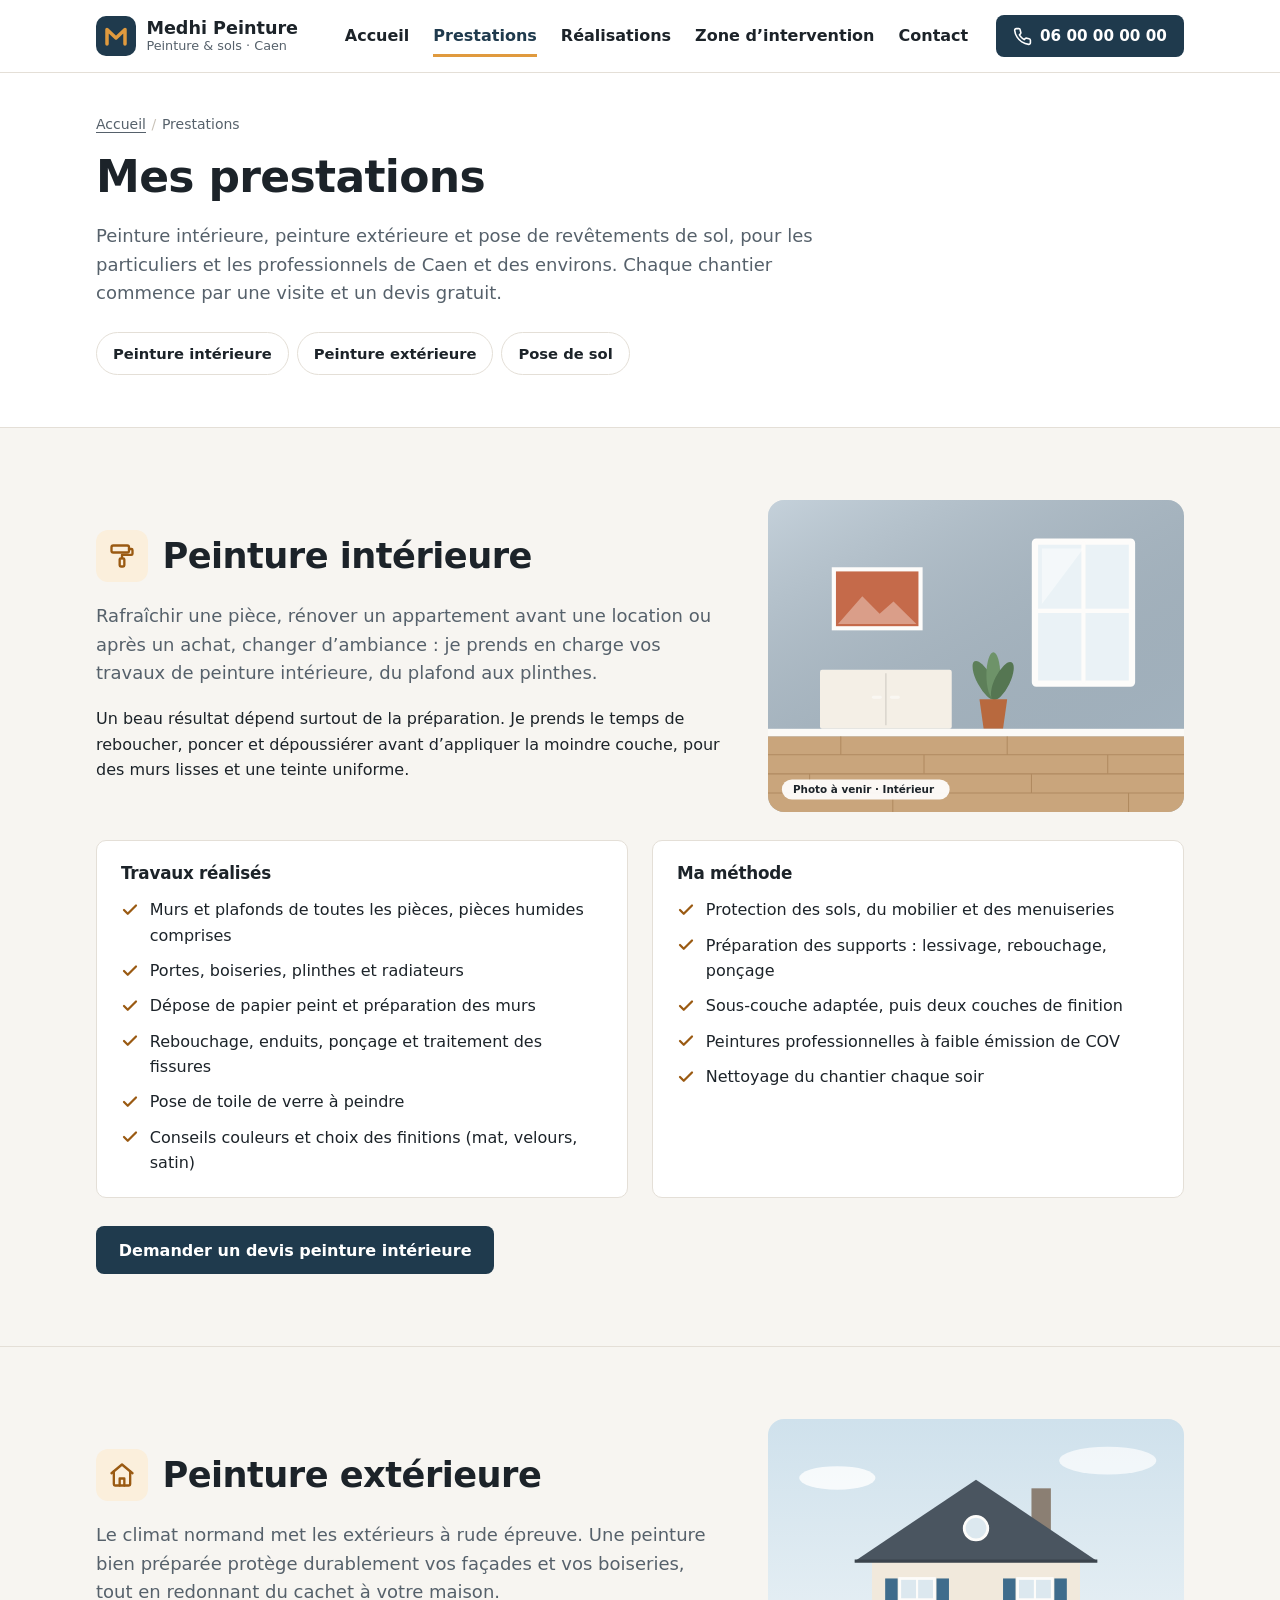
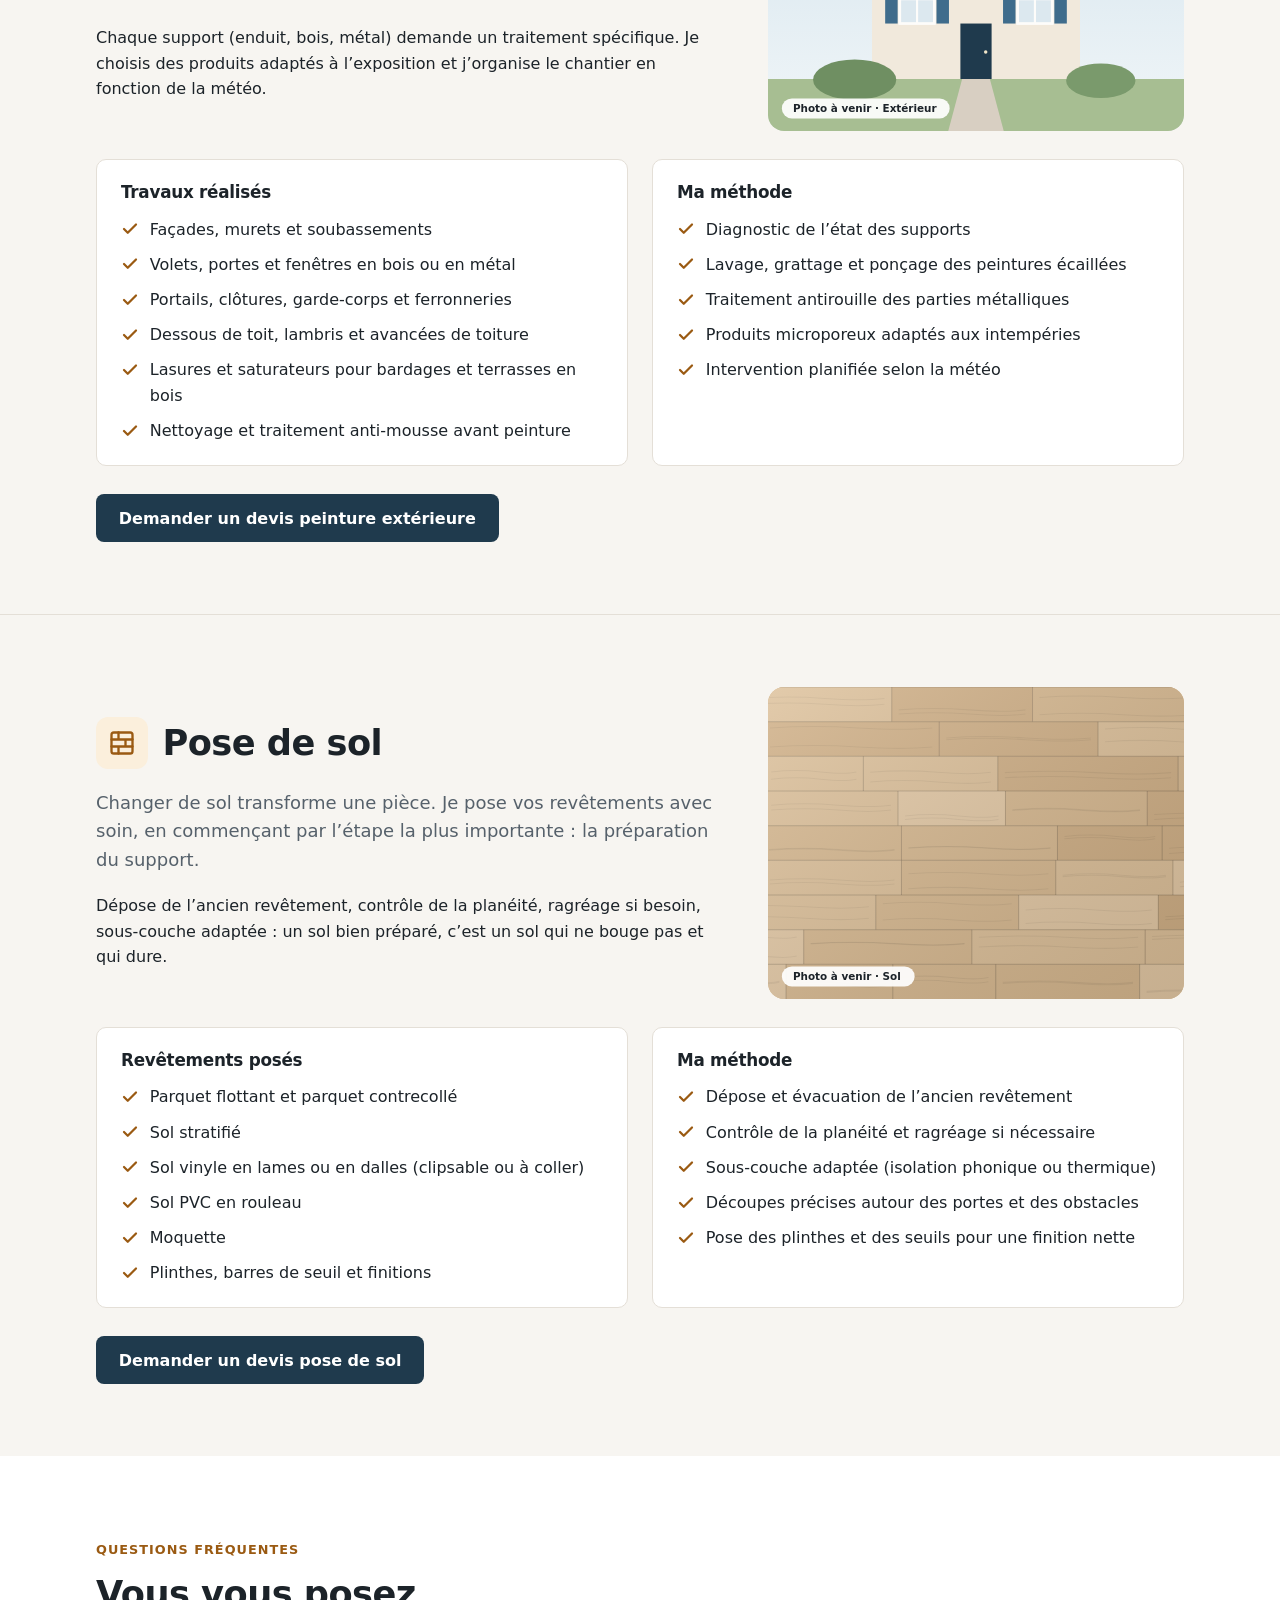
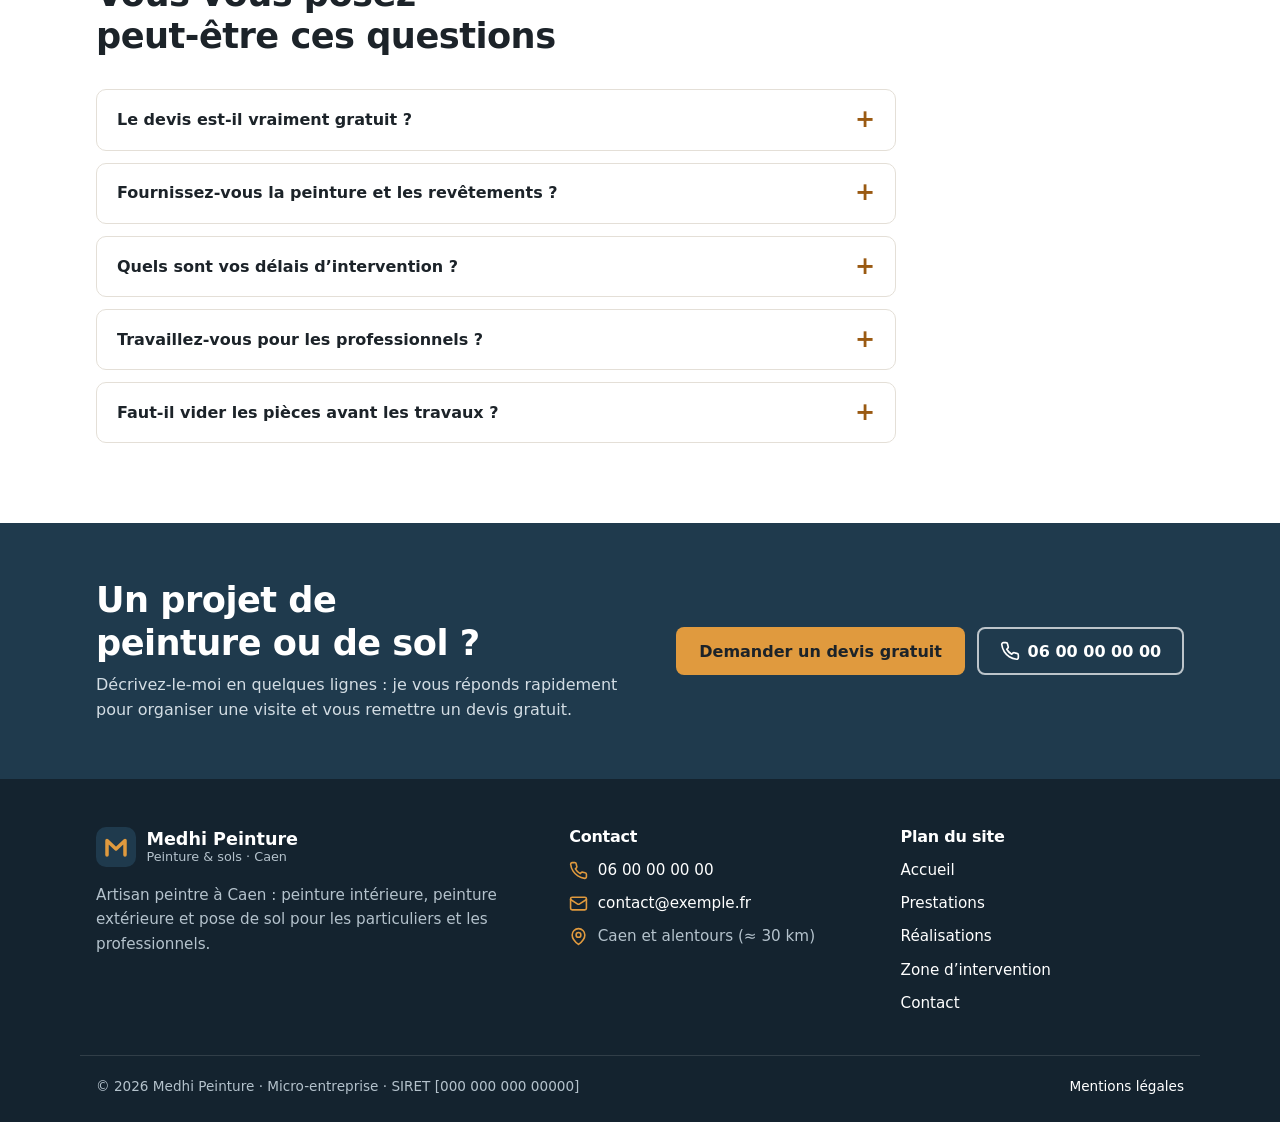
<file: prestations.html>
<!doctype html>
<html lang="fr">
<head>
  <meta charset="utf-8">
  <meta name="viewport" content="width=device-width, initial-scale=1">
  <title>Prestations : peinture intérieure, extérieure et pose de sol à Caen | Medhi Peinture</title>
  <meta name="description" content="Peinture intérieure, peinture extérieure (façades, volets, boiseries) et pose de sol (parquet, stratifié, vinyle) à Caen et alentours. Devis gratuit.">
  <meta name="theme-color" content="#1f3a4d">
  <link rel="icon" href="assets/img/favicon.svg" type="image/svg+xml">
  <link rel="apple-touch-icon" href="assets/img/apple-touch-icon.png">
  <meta property="og:type" content="website">
  <meta property="og:locale" content="fr_FR">
  <meta property="og:site_name" content="Medhi Peinture">
  <meta property="og:title" content="Prestations : peinture intérieure, extérieure et pose de sol à Caen | Medhi Peinture">
  <meta property="og:description" content="Peinture intérieure, peinture extérieure (façades, volets, boiseries) et pose de sol (parquet, stratifié, vinyle) à Caen et alentours. Devis gratuit.">
  <meta property="og:image" content="https://www.exemple.fr/assets/img/og-image.png">
  <link rel="stylesheet" href="assets/css/style.css">
  <script>document.documentElement.classList.add('js');</script>
  <script src="assets/js/main.js" defer></script>
</head>
<body>
  <a class="skip-link" href="#contenu">Aller au contenu</a>

  <header class="site-header">
    <div class="container header-inner">
      <a class="brand" href="index.html">
        <svg class="brand__logo" viewBox="0 0 40 40" aria-hidden="true"><rect width="40" height="40" rx="10" fill="#1f3a4d"/><path d="M11 28V13.5l9 8.5 9-8.5V28" fill="none" stroke="#e09a3e" stroke-width="3.5" stroke-linecap="round" stroke-linejoin="round"/></svg>
        <span>
          <span class="brand__name">Medhi Peinture</span>
          <span class="brand__tagline">Peinture &amp; sols · Caen</span>
        </span>
      </a>
      <button class="nav-toggle" type="button" aria-expanded="false" aria-controls="site-nav">
        <span class="visually-hidden">Ouvrir le menu</span>
        <svg class="icon icon-menu" viewBox="0 0 24 24" aria-hidden="true"><path d="M4 6h16M4 12h16M4 18h16"/></svg>
        <svg class="icon icon-close" viewBox="0 0 24 24" aria-hidden="true"><path d="M18 6 6 18M6 6l12 12"/></svg>
      </button>
      <nav class="site-nav" id="site-nav" aria-label="Navigation principale">
        <ul>
          <li><a href="index.html">Accueil</a></li>
          <li><a href="prestations.html" aria-current="page">Prestations</a></li>
          <li><a href="realisations.html">Réalisations</a></li>
          <li><a href="zone-intervention.html">Zone d’intervention</a></li>
          <li><a href="contact.html">Contact</a></li>
        </ul>
        <a class="btn btn--secondary btn--sm header-cta" href="tel:+33600000000"><svg class="icon" viewBox="0 0 24 24" aria-hidden="true"><path d="M22 16.92v3a2 2 0 0 1-2.18 2 19.79 19.79 0 0 1-8.63-3.07 19.5 19.5 0 0 1-6-6 19.79 19.79 0 0 1-3.07-8.67A2 2 0 0 1 4.11 2h3a2 2 0 0 1 2 1.72 12.84 12.84 0 0 0 .7 2.81 2 2 0 0 1-.45 2.11L8.09 9.91a16 16 0 0 0 6 6l1.27-1.27a2 2 0 0 1 2.11-.45 12.84 12.84 0 0 0 2.81.7A2 2 0 0 1 22 16.92z"/></svg> 06 00 00 00 00</a>
      </nav>
    </div>
  </header>

  <main id="contenu">
    <section class="page-hero">
      <div class="container">
        <nav class="breadcrumb" aria-label="Fil d’Ariane">
          <ol>
            <li><a href="index.html">Accueil</a></li>
            <li aria-current="page">Prestations</li>
          </ol>
        </nav>
        <h1>Mes prestations</h1>
        <p class="lead">Peinture intérieure, peinture extérieure et pose de revêtements de sol, pour les particuliers et les professionnels de Caen et des environs. Chaque chantier commence par une visite et un devis gratuit.</p>
        <ul class="chips chips--links page-hero__links">
          <li><a href="#peinture-interieure">Peinture intérieure</a></li>
          <li><a href="#peinture-exterieure">Peinture extérieure</a></li>
          <li><a href="#pose-de-sol">Pose de sol</a></li>
        </ul>
      </div>
    </section>

    <section class="service" id="peinture-interieure" aria-labelledby="peinture-interieure-titre">
      <div class="container">
        <div class="service__intro">
          <div>
            <div class="service__title">
              <div class="card__icon"><svg class="icon" viewBox="0 0 24 24" aria-hidden="true"><rect x="3" y="3" width="15" height="6" rx="1.5"/><path d="M18 6h2a1 1 0 0 1 1 1v3a1 1 0 0 1-1 1h-8v3"/><rect x="10" y="14" width="4" height="7" rx="1"/></svg></div>
              <h2 id="peinture-interieure-titre">Peinture intérieure</h2>
            </div>
            <p class="lead">Rafraîchir une pièce, rénover un appartement avant une location ou après un achat, changer d’ambiance&nbsp;: je prends en charge vos travaux de peinture intérieure, du plafond aux plinthes.</p>
            <p>Un beau résultat dépend surtout de la préparation. Je prends le temps de reboucher, poncer et dépoussiérer avant d’appliquer la moindre couche, pour des murs lisses et une teinte uniforme.</p>
          </div>
          <img src="assets/img/realisations/interieur-2.svg" alt="Chambre repeinte (photo provisoire)" width="1200" height="900" loading="lazy" decoding="async">
        </div>
        <div class="service__boxes">
          <div class="service__box">
            <h3>Travaux réalisés</h3>
            <ul class="check-list">
              <li>Murs et plafonds de toutes les pièces, pièces humides comprises</li>
              <li>Portes, boiseries, plinthes et radiateurs</li>
              <li>Dépose de papier peint et préparation des murs</li>
              <li>Rebouchage, enduits, ponçage et traitement des fissures</li>
              <li>Pose de toile de verre à peindre</li>
              <li>Conseils couleurs et choix des finitions (mat, velours, satin)</li>
            </ul>
          </div>
          <div class="service__box">
            <h3>Ma méthode</h3>
            <ul class="check-list">
              <li>Protection des sols, du mobilier et des menuiseries</li>
              <li>Préparation des supports&nbsp;: lessivage, rebouchage, ponçage</li>
              <li>Sous-couche adaptée, puis deux couches de finition</li>
              <li>Peintures professionnelles à faible émission de COV</li>
              <li>Nettoyage du chantier chaque soir</li>
            </ul>
          </div>
        </div>
        <div class="service__cta">
          <a class="btn btn--secondary" href="contact.html?prestation=peinture-interieure#devis">Demander un devis peinture intérieure</a>
        </div>
      </div>
    </section>

    <section class="service" id="peinture-exterieure" aria-labelledby="peinture-exterieure-titre">
      <div class="container">
        <div class="service__intro">
          <div>
            <div class="service__title">
              <div class="card__icon"><svg class="icon" viewBox="0 0 24 24" aria-hidden="true"><path d="M3 10.5 12 3l9 7.5"/><path d="M5 9v11a1 1 0 0 0 1 1h12a1 1 0 0 0 1-1V9"/><path d="M10 21v-6h4v6"/></svg></div>
              <h2 id="peinture-exterieure-titre">Peinture extérieure</h2>
            </div>
            <p class="lead">Le climat normand met les extérieurs à rude épreuve. Une peinture bien préparée protège durablement vos façades et vos boiseries, tout en redonnant du cachet à votre maison.</p>
            <p>Chaque support (enduit, bois, métal) demande un traitement spécifique. Je choisis des produits adaptés à l’exposition et j’organise le chantier en fonction de la météo.</p>
          </div>
          <img src="assets/img/realisations/exterieur-1.svg" alt="Volets et façade repeints (photo provisoire)" width="1200" height="900" loading="lazy" decoding="async">
        </div>
        <div class="service__boxes">
          <div class="service__box">
            <h3>Travaux réalisés</h3>
            <ul class="check-list">
              <li>Façades, murets et soubassements</li>
              <li>Volets, portes et fenêtres en bois ou en métal</li>
              <li>Portails, clôtures, garde-corps et ferronneries</li>
              <li>Dessous de toit, lambris et avancées de toiture</li>
              <li>Lasures et saturateurs pour bardages et terrasses en bois</li>
              <li>Nettoyage et traitement anti-mousse avant peinture</li>
            </ul>
          </div>
          <div class="service__box">
            <h3>Ma méthode</h3>
            <ul class="check-list">
              <li>Diagnostic de l’état des supports</li>
              <li>Lavage, grattage et ponçage des peintures écaillées</li>
              <li>Traitement antirouille des parties métalliques</li>
              <li>Produits microporeux adaptés aux intempéries</li>
              <li>Intervention planifiée selon la météo</li>
            </ul>
          </div>
        </div>
        <div class="service__cta">
          <a class="btn btn--secondary" href="contact.html?prestation=peinture-exterieure#devis">Demander un devis peinture extérieure</a>
        </div>
      </div>
    </section>

    <section class="service" id="pose-de-sol" aria-labelledby="pose-de-sol-titre">
      <div class="container">
        <div class="service__intro">
          <div>
            <div class="service__title">
              <div class="card__icon"><svg class="icon" viewBox="0 0 24 24" aria-hidden="true"><rect x="3" y="3" width="18" height="18" rx="2"/><path d="M3 9h18M3 15h18M9 3v6M15 9v6M9 15v6"/></svg></div>
              <h2 id="pose-de-sol-titre">Pose de sol</h2>
            </div>
            <p class="lead">Changer de sol transforme une pièce. Je pose vos revêtements avec soin, en commençant par l’étape la plus importante&nbsp;: la préparation du support.</p>
            <p>Dépose de l’ancien revêtement, contrôle de la planéité, ragréage si besoin, sous-couche adaptée&nbsp;: un sol bien préparé, c’est un sol qui ne bouge pas et qui dure.</p>
          </div>
          <img src="assets/img/realisations/sol-1.svg" alt="Parquet flottant posé (photo provisoire)" width="1200" height="900" loading="lazy" decoding="async">
        </div>
        <div class="service__boxes">
          <div class="service__box">
            <h3>Revêtements posés</h3>
            <ul class="check-list">
              <li>Parquet flottant et parquet contrecollé</li>
              <li>Sol stratifié</li>
              <li>Sol vinyle en lames ou en dalles (clipsable ou à coller)</li>
              <li>Sol PVC en rouleau</li>
              <li>Moquette</li>
              <li>Plinthes, barres de seuil et finitions</li>
            </ul>
          </div>
          <div class="service__box">
            <h3>Ma méthode</h3>
            <ul class="check-list">
              <li>Dépose et évacuation de l’ancien revêtement</li>
              <li>Contrôle de la planéité et ragréage si nécessaire</li>
              <li>Sous-couche adaptée (isolation phonique ou thermique)</li>
              <li>Découpes précises autour des portes et des obstacles</li>
              <li>Pose des plinthes et des seuils pour une finition nette</li>
            </ul>
          </div>
        </div>
        <div class="service__cta">
          <a class="btn btn--secondary" href="contact.html?prestation=pose-de-sol#devis">Demander un devis pose de sol</a>
        </div>
      </div>
    </section>

    <section class="section section--white" aria-labelledby="faq-titre">
      <div class="container">
        <div class="section-head">
          <span class="eyebrow">Questions fréquentes</span>
          <h2 id="faq-titre">Vous vous posez peut-être ces questions</h2>
        </div>
        <div class="faq">
          <details>
            <summary>Le devis est-il vraiment gratuit&nbsp;?</summary>
            <p>Oui. Je me déplace pour voir le chantier, prendre les mesures et vous conseiller, puis je vous envoie un devis détaillé. Il est gratuit et ne vous engage à rien.</p>
          </details>
          <details>
            <summary>Fournissez-vous la peinture et les revêtements&nbsp;?</summary>
            <p>Oui, je peux fournir des produits de qualité professionnelle adaptés à chaque support. Si vous avez déjà choisi votre peinture ou votre sol, je peux aussi poser le matériel que vous avez acheté. [À adapter]</p>
          </details>
          <details>
            <summary>Quels sont vos délais d’intervention&nbsp;?</summary>
            <p>Ils dépendent de la saison et du planning en cours. En général, un chantier peut démarrer sous [2 à 4 semaines] après acceptation du devis. Je vous annonce toujours une date précise.</p>
          </details>
          <details>
            <summary>Travaillez-vous pour les professionnels&nbsp;?</summary>
            <p>Oui&nbsp;: propriétaires bailleurs, agences immobilières, syndics, commerces et bureaux. Je peux notamment rafraîchir un logement entre deux locations.</p>
          </details>
          <details>
            <summary>Faut-il vider les pièces avant les travaux&nbsp;?</summary>
            <p>Idéalement, il faut libérer l’accès aux murs. Les meubles restants sont regroupés au centre de la pièce et protégés par des bâches. Nous en parlons lors de la visite.</p>
          </details>
        </div>
      </div>
    </section>

    <section class="cta-band" aria-labelledby="cta-titre">
      <div class="container cta-band__inner">
        <div>
          <h2 id="cta-titre">Un projet de peinture ou de sol&nbsp;?</h2>
          <p>Décrivez-le-moi en quelques lignes&nbsp;: je vous réponds rapidement pour organiser une visite et vous remettre un devis gratuit.</p>
        </div>
        <div class="btn-row btn-row--stack">
          <a class="btn btn--primary" href="contact.html#devis">Demander un devis gratuit</a>
          <a class="btn btn--light" href="tel:+33600000000"><svg class="icon" viewBox="0 0 24 24" aria-hidden="true"><path d="M22 16.92v3a2 2 0 0 1-2.18 2 19.79 19.79 0 0 1-8.63-3.07 19.5 19.5 0 0 1-6-6 19.79 19.79 0 0 1-3.07-8.67A2 2 0 0 1 4.11 2h3a2 2 0 0 1 2 1.72 12.84 12.84 0 0 0 .7 2.81 2 2 0 0 1-.45 2.11L8.09 9.91a16 16 0 0 0 6 6l1.27-1.27a2 2 0 0 1 2.11-.45 12.84 12.84 0 0 0 2.81.7A2 2 0 0 1 22 16.92z"/></svg> 06 00 00 00 00</a>
        </div>
      </div>
    </section>
  </main>

  <footer class="site-footer">
    <div class="container footer-grid">
      <div>
        <a class="brand" href="index.html">
          <svg class="brand__logo" viewBox="0 0 40 40" aria-hidden="true"><rect width="40" height="40" rx="10" fill="#1f3a4d"/><path d="M11 28V13.5l9 8.5 9-8.5V28" fill="none" stroke="#e09a3e" stroke-width="3.5" stroke-linecap="round" stroke-linejoin="round"/></svg>
          <span>
            <span class="brand__name">Medhi Peinture</span>
            <span class="brand__tagline">Peinture &amp; sols · Caen</span>
          </span>
        </a>
        <p>Artisan peintre à Caen&nbsp;: peinture intérieure, peinture extérieure et pose de sol pour les particuliers et les professionnels.</p>
      </div>
      <div>
        <h2 class="footer-title">Contact</h2>
        <ul class="footer-list">
          <li><svg class="icon" viewBox="0 0 24 24" aria-hidden="true"><path d="M22 16.92v3a2 2 0 0 1-2.18 2 19.79 19.79 0 0 1-8.63-3.07 19.5 19.5 0 0 1-6-6 19.79 19.79 0 0 1-3.07-8.67A2 2 0 0 1 4.11 2h3a2 2 0 0 1 2 1.72 12.84 12.84 0 0 0 .7 2.81 2 2 0 0 1-.45 2.11L8.09 9.91a16 16 0 0 0 6 6l1.27-1.27a2 2 0 0 1 2.11-.45 12.84 12.84 0 0 0 2.81.7A2 2 0 0 1 22 16.92z"/></svg><a href="tel:+33600000000">06 00 00 00 00</a></li>
          <li><svg class="icon" viewBox="0 0 24 24" aria-hidden="true"><rect x="2" y="4" width="20" height="16" rx="2"/><path d="m22 7-8.97 5.7a1.94 1.94 0 0 1-2.06 0L2 7"/></svg><a href="mailto:contact@exemple.fr">contact@exemple.fr</a></li>
          <li><svg class="icon" viewBox="0 0 24 24" aria-hidden="true"><path d="M20 10c0 6-8 12-8 12s-8-6-8-12a8 8 0 0 1 16 0Z"/><circle cx="12" cy="10" r="3"/></svg><span>Caen et alentours (≈&nbsp;30&nbsp;km)</span></li>
        </ul>
      </div>
      <div>
        <h2 class="footer-title">Plan du site</h2>
        <ul class="footer-list">
            <li><a href="index.html">Accueil</a></li>
            <li><a href="prestations.html">Prestations</a></li>
            <li><a href="realisations.html">Réalisations</a></li>
            <li><a href="zone-intervention.html">Zone d’intervention</a></li>
            <li><a href="contact.html">Contact</a></li>
        </ul>
      </div>
    </div>
    <div class="container footer-bottom">
      <p>© <span data-year>2026</span> Medhi Peinture · Micro-entreprise · SIRET [000 000 000 00000]</p>
      <p><a href="mentions-legales.html">Mentions légales</a></p>
    </div>
  </footer>

  <div class="callbar">
    <a class="btn btn--secondary" href="tel:+33600000000"><svg class="icon" viewBox="0 0 24 24" aria-hidden="true"><path d="M22 16.92v3a2 2 0 0 1-2.18 2 19.79 19.79 0 0 1-8.63-3.07 19.5 19.5 0 0 1-6-6 19.79 19.79 0 0 1-3.07-8.67A2 2 0 0 1 4.11 2h3a2 2 0 0 1 2 1.72 12.84 12.84 0 0 0 .7 2.81 2 2 0 0 1-.45 2.11L8.09 9.91a16 16 0 0 0 6 6l1.27-1.27a2 2 0 0 1 2.11-.45 12.84 12.84 0 0 0 2.81.7A2 2 0 0 1 22 16.92z"/></svg> Appeler</a>
    <a class="btn btn--primary" href="contact.html#devis"><svg class="icon" viewBox="0 0 24 24" aria-hidden="true"><path d="M14 2H6a2 2 0 0 0-2 2v16a2 2 0 0 0 2 2h12a2 2 0 0 0 2-2V8z"/><path d="M14 2v6h6M16 13H8M16 17H8M10 9H8"/></svg> Devis gratuit</a>
  </div>
</body>
</html>
</file>
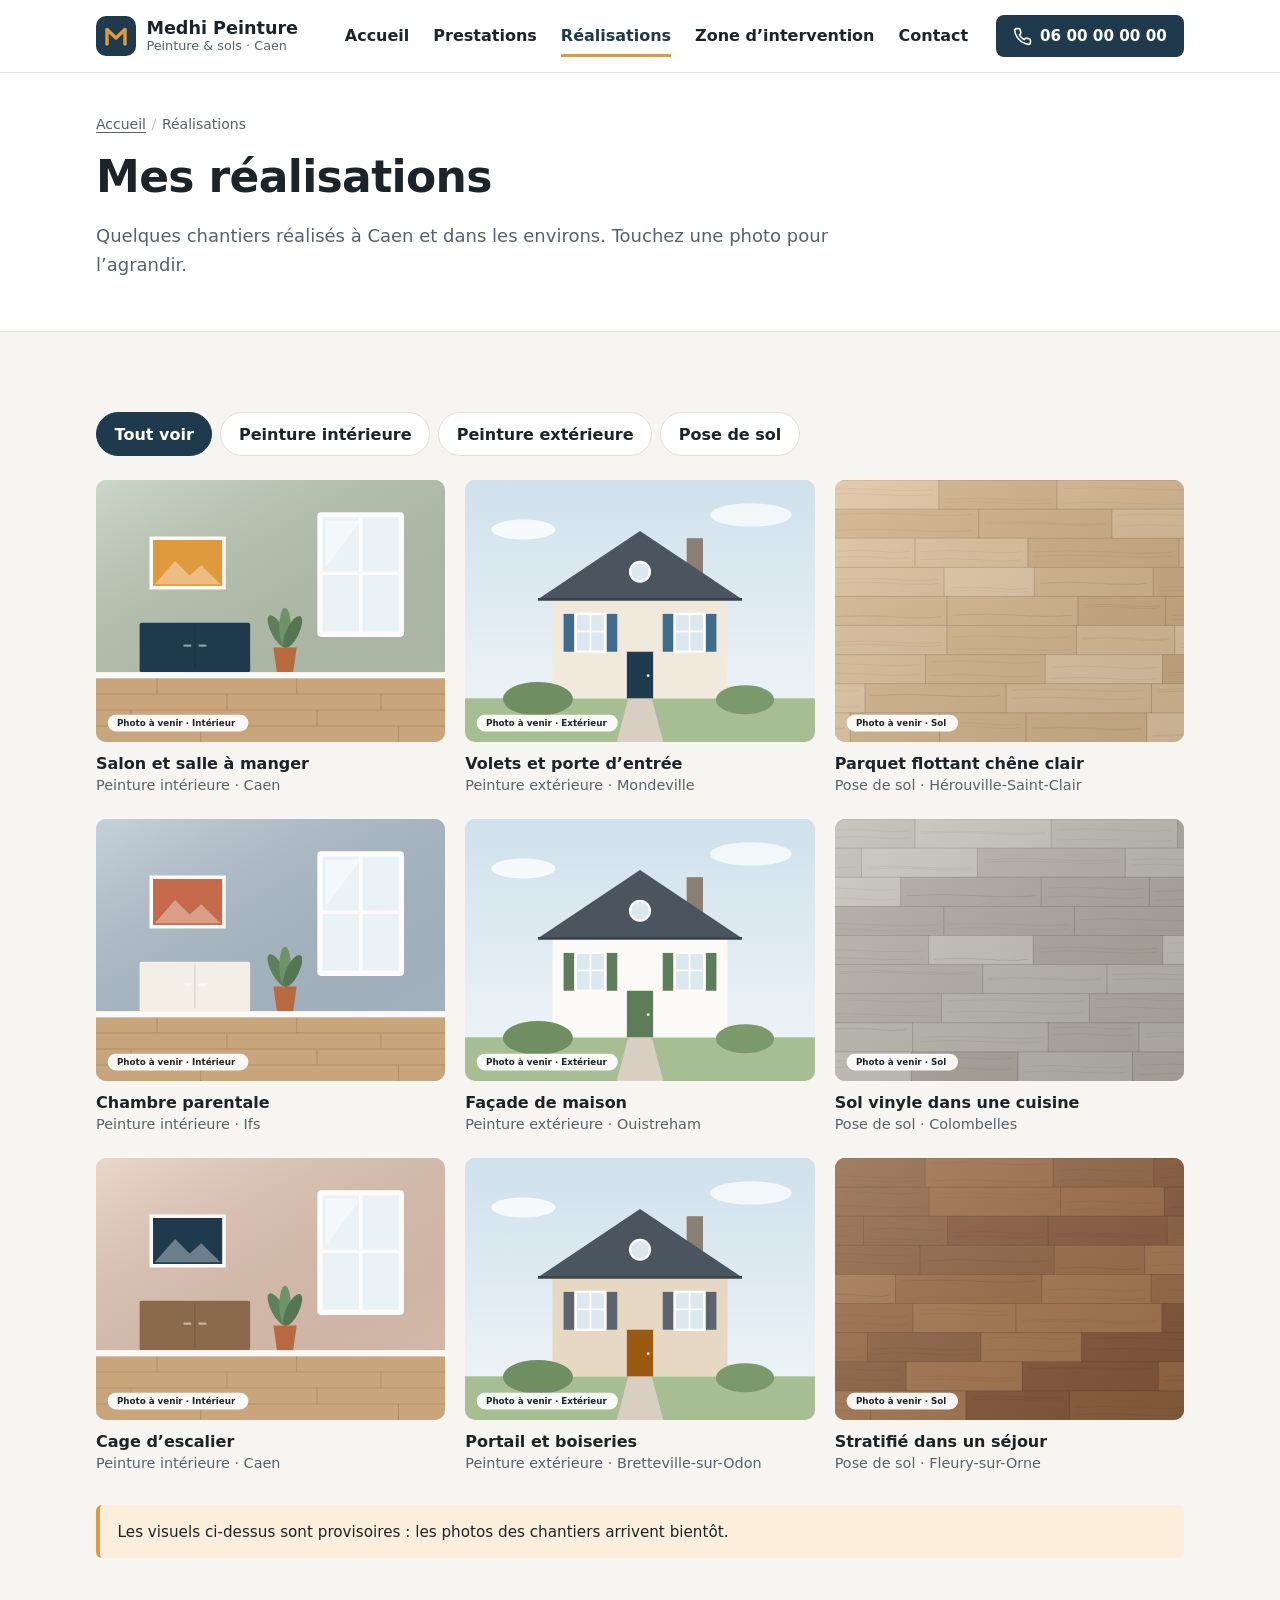
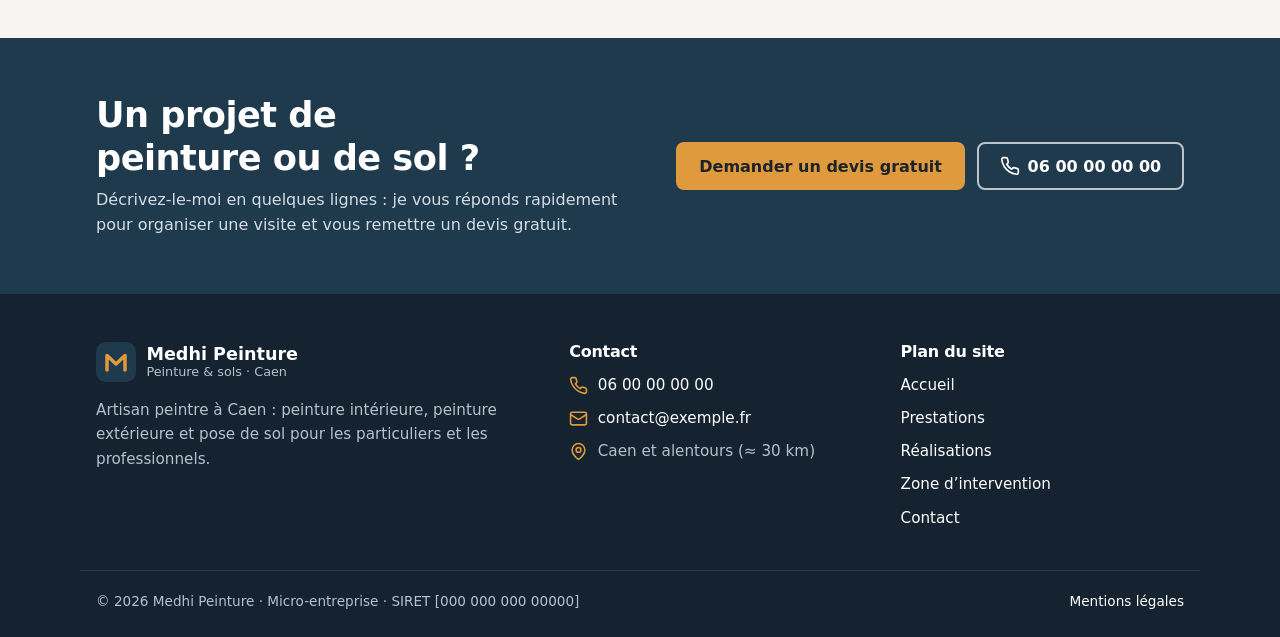
<file: realisations.html>
<!doctype html>
<html lang="fr">
<head>
  <meta charset="utf-8">
  <meta name="viewport" content="width=device-width, initial-scale=1">
  <title>Réalisations : chantiers de peinture et de sol à Caen | Medhi Peinture</title>
  <meta name="description" content="Galerie des chantiers de Medhi Peinture : peinture intérieure, peinture extérieure et pose de sol à Caen et dans le Calvados.">
  <meta name="theme-color" content="#1f3a4d">
  <link rel="icon" href="assets/img/favicon.svg" type="image/svg+xml">
  <link rel="apple-touch-icon" href="assets/img/apple-touch-icon.png">
  <meta property="og:type" content="website">
  <meta property="og:locale" content="fr_FR">
  <meta property="og:site_name" content="Medhi Peinture">
  <meta property="og:title" content="Réalisations : chantiers de peinture et de sol à Caen | Medhi Peinture">
  <meta property="og:description" content="Galerie des chantiers de Medhi Peinture : peinture intérieure, peinture extérieure et pose de sol à Caen et dans le Calvados.">
  <meta property="og:image" content="https://www.exemple.fr/assets/img/og-image.png">
  <link rel="stylesheet" href="assets/css/style.css">
  <script>document.documentElement.classList.add('js');</script>
  <script src="assets/js/main.js" defer></script>
</head>
<body>
  <a class="skip-link" href="#contenu">Aller au contenu</a>

  <header class="site-header">
    <div class="container header-inner">
      <a class="brand" href="index.html">
        <svg class="brand__logo" viewBox="0 0 40 40" aria-hidden="true"><rect width="40" height="40" rx="10" fill="#1f3a4d"/><path d="M11 28V13.5l9 8.5 9-8.5V28" fill="none" stroke="#e09a3e" stroke-width="3.5" stroke-linecap="round" stroke-linejoin="round"/></svg>
        <span>
          <span class="brand__name">Medhi Peinture</span>
          <span class="brand__tagline">Peinture &amp; sols · Caen</span>
        </span>
      </a>
      <button class="nav-toggle" type="button" aria-expanded="false" aria-controls="site-nav">
        <span class="visually-hidden">Ouvrir le menu</span>
        <svg class="icon icon-menu" viewBox="0 0 24 24" aria-hidden="true"><path d="M4 6h16M4 12h16M4 18h16"/></svg>
        <svg class="icon icon-close" viewBox="0 0 24 24" aria-hidden="true"><path d="M18 6 6 18M6 6l12 12"/></svg>
      </button>
      <nav class="site-nav" id="site-nav" aria-label="Navigation principale">
        <ul>
          <li><a href="index.html">Accueil</a></li>
          <li><a href="prestations.html">Prestations</a></li>
          <li><a href="realisations.html" aria-current="page">Réalisations</a></li>
          <li><a href="zone-intervention.html">Zone d’intervention</a></li>
          <li><a href="contact.html">Contact</a></li>
        </ul>
        <a class="btn btn--secondary btn--sm header-cta" href="tel:+33600000000"><svg class="icon" viewBox="0 0 24 24" aria-hidden="true"><path d="M22 16.92v3a2 2 0 0 1-2.18 2 19.79 19.79 0 0 1-8.63-3.07 19.5 19.5 0 0 1-6-6 19.79 19.79 0 0 1-3.07-8.67A2 2 0 0 1 4.11 2h3a2 2 0 0 1 2 1.72 12.84 12.84 0 0 0 .7 2.81 2 2 0 0 1-.45 2.11L8.09 9.91a16 16 0 0 0 6 6l1.27-1.27a2 2 0 0 1 2.11-.45 12.84 12.84 0 0 0 2.81.7A2 2 0 0 1 22 16.92z"/></svg> 06 00 00 00 00</a>
      </nav>
    </div>
  </header>

  <main id="contenu">
    <section class="page-hero">
      <div class="container">
        <nav class="breadcrumb" aria-label="Fil d’Ariane">
          <ol>
            <li><a href="index.html">Accueil</a></li>
            <li aria-current="page">Réalisations</li>
          </ol>
        </nav>
        <h1>Mes réalisations</h1>
        <p class="lead">Quelques chantiers réalisés à Caen et dans les environs. Touchez une photo pour l’agrandir.</p>
      </div>
    </section>

    <section class="section">
      <div class="container">
        <div class="filters" role="group" aria-label="Filtrer les réalisations par type de travaux">
          <button class="filter" type="button" data-filter="tout" aria-pressed="true">Tout voir</button>
          <button class="filter" type="button" data-filter="peinture-interieure" aria-pressed="false">Peinture intérieure</button>
          <button class="filter" type="button" data-filter="peinture-exterieure" aria-pressed="false">Peinture extérieure</button>
          <button class="filter" type="button" data-filter="pose-de-sol" aria-pressed="false">Pose de sol</button>
        </div>
        <ul class="gallery" data-gallery>
        <li class="gallery__item" data-category="peinture-interieure">
          <figure>
            <a class="gallery__link" href="assets/img/realisations/interieur-1.svg">
              <img src="assets/img/realisations/interieur-1.svg" alt="Salon repeint en vert sauge à Caen (photo provisoire)" width="1200" height="900" loading="lazy" decoding="async">
            </a>
            <figcaption>
              <span class="gallery__title">Salon et salle à manger</span>
              <span class="gallery__meta">Peinture intérieure · Caen</span>
            </figcaption>
          </figure>
        </li>
        <li class="gallery__item" data-category="peinture-exterieure">
          <figure>
            <a class="gallery__link" href="assets/img/realisations/exterieur-1.svg">
              <img src="assets/img/realisations/exterieur-1.svg" alt="Volets et porte d’entrée repeints à Mondeville (photo provisoire)" width="1200" height="900" loading="lazy" decoding="async">
            </a>
            <figcaption>
              <span class="gallery__title">Volets et porte d’entrée</span>
              <span class="gallery__meta">Peinture extérieure · Mondeville</span>
            </figcaption>
          </figure>
        </li>
        <li class="gallery__item" data-category="pose-de-sol">
          <figure>
            <a class="gallery__link" href="assets/img/realisations/sol-1.svg">
              <img src="assets/img/realisations/sol-1.svg" alt="Parquet flottant chêne clair posé dans un séjour à Hérouville-Saint-Clair (photo provisoire)" width="1200" height="900" loading="lazy" decoding="async">
            </a>
            <figcaption>
              <span class="gallery__title">Parquet flottant chêne clair</span>
              <span class="gallery__meta">Pose de sol · Hérouville-Saint-Clair</span>
            </figcaption>
          </figure>
        </li>
        <li class="gallery__item" data-category="peinture-interieure">
          <figure>
            <a class="gallery__link" href="assets/img/realisations/interieur-2.svg">
              <img src="assets/img/realisations/interieur-2.svg" alt="Chambre repeinte en bleu gris à Ifs (photo provisoire)" width="1200" height="900" loading="lazy" decoding="async">
            </a>
            <figcaption>
              <span class="gallery__title">Chambre parentale</span>
              <span class="gallery__meta">Peinture intérieure · Ifs</span>
            </figcaption>
          </figure>
        </li>
        <li class="gallery__item" data-category="peinture-exterieure">
          <figure>
            <a class="gallery__link" href="assets/img/realisations/exterieur-2.svg">
              <img src="assets/img/realisations/exterieur-2.svg" alt="Façade de maison repeinte à Ouistreham (photo provisoire)" width="1200" height="900" loading="lazy" decoding="async">
            </a>
            <figcaption>
              <span class="gallery__title">Façade de maison</span>
              <span class="gallery__meta">Peinture extérieure · Ouistreham</span>
            </figcaption>
          </figure>
        </li>
        <li class="gallery__item" data-category="pose-de-sol">
          <figure>
            <a class="gallery__link" href="assets/img/realisations/sol-2.svg">
              <img src="assets/img/realisations/sol-2.svg" alt="Sol vinyle gris posé dans une cuisine à Colombelles (photo provisoire)" width="1200" height="900" loading="lazy" decoding="async">
            </a>
            <figcaption>
              <span class="gallery__title">Sol vinyle dans une cuisine</span>
              <span class="gallery__meta">Pose de sol · Colombelles</span>
            </figcaption>
          </figure>
        </li>
        <li class="gallery__item" data-category="peinture-interieure">
          <figure>
            <a class="gallery__link" href="assets/img/realisations/interieur-3.svg">
              <img src="assets/img/realisations/interieur-3.svg" alt="Cage d’escalier repeinte à Caen (photo provisoire)" width="1200" height="900" loading="lazy" decoding="async">
            </a>
            <figcaption>
              <span class="gallery__title">Cage d’escalier</span>
              <span class="gallery__meta">Peinture intérieure · Caen</span>
            </figcaption>
          </figure>
        </li>
        <li class="gallery__item" data-category="peinture-exterieure">
          <figure>
            <a class="gallery__link" href="assets/img/realisations/exterieur-3.svg">
              <img src="assets/img/realisations/exterieur-3.svg" alt="Portail et boiseries extérieures repeints à Bretteville-sur-Odon (photo provisoire)" width="1200" height="900" loading="lazy" decoding="async">
            </a>
            <figcaption>
              <span class="gallery__title">Portail et boiseries</span>
              <span class="gallery__meta">Peinture extérieure · Bretteville-sur-Odon</span>
            </figcaption>
          </figure>
        </li>
        <li class="gallery__item" data-category="pose-de-sol">
          <figure>
            <a class="gallery__link" href="assets/img/realisations/sol-3.svg">
              <img src="assets/img/realisations/sol-3.svg" alt="Sol stratifié foncé posé dans un séjour à Fleury-sur-Orne (photo provisoire)" width="1200" height="900" loading="lazy" decoding="async">
            </a>
            <figcaption>
              <span class="gallery__title">Stratifié dans un séjour</span>
              <span class="gallery__meta">Pose de sol · Fleury-sur-Orne</span>
            </figcaption>
          </figure>
        </li>
        </ul>
        <p class="note section-foot">Les visuels ci-dessus sont provisoires&nbsp;: les photos des chantiers arrivent bientôt.</p>
      </div>
    </section>

    <dialog class="lightbox" data-lightbox aria-label="Photo agrandie">
      <div class="lightbox__inner">
        <img class="lightbox__img" alt="">
        <p class="lightbox__caption"></p>
      </div>
      <button class="lightbox__btn lightbox__close" type="button" aria-label="Fermer"><svg class="icon" viewBox="0 0 24 24" aria-hidden="true"><path d="M18 6 6 18M6 6l12 12"/></svg></button>
      <button class="lightbox__btn lightbox__prev" type="button" aria-label="Photo précédente"><svg class="icon" viewBox="0 0 24 24" aria-hidden="true"><path d="m15 18-6-6 6-6"/></svg></button>
      <button class="lightbox__btn lightbox__next" type="button" aria-label="Photo suivante"><svg class="icon" viewBox="0 0 24 24" aria-hidden="true"><path d="m9 18 6-6-6-6"/></svg></button>
    </dialog>

    <section class="cta-band" aria-labelledby="cta-titre">
      <div class="container cta-band__inner">
        <div>
          <h2 id="cta-titre">Un projet de peinture ou de sol&nbsp;?</h2>
          <p>Décrivez-le-moi en quelques lignes&nbsp;: je vous réponds rapidement pour organiser une visite et vous remettre un devis gratuit.</p>
        </div>
        <div class="btn-row btn-row--stack">
          <a class="btn btn--primary" href="contact.html#devis">Demander un devis gratuit</a>
          <a class="btn btn--light" href="tel:+33600000000"><svg class="icon" viewBox="0 0 24 24" aria-hidden="true"><path d="M22 16.92v3a2 2 0 0 1-2.18 2 19.79 19.79 0 0 1-8.63-3.07 19.5 19.5 0 0 1-6-6 19.79 19.79 0 0 1-3.07-8.67A2 2 0 0 1 4.11 2h3a2 2 0 0 1 2 1.72 12.84 12.84 0 0 0 .7 2.81 2 2 0 0 1-.45 2.11L8.09 9.91a16 16 0 0 0 6 6l1.27-1.27a2 2 0 0 1 2.11-.45 12.84 12.84 0 0 0 2.81.7A2 2 0 0 1 22 16.92z"/></svg> 06 00 00 00 00</a>
        </div>
      </div>
    </section>
  </main>

  <footer class="site-footer">
    <div class="container footer-grid">
      <div>
        <a class="brand" href="index.html">
          <svg class="brand__logo" viewBox="0 0 40 40" aria-hidden="true"><rect width="40" height="40" rx="10" fill="#1f3a4d"/><path d="M11 28V13.5l9 8.5 9-8.5V28" fill="none" stroke="#e09a3e" stroke-width="3.5" stroke-linecap="round" stroke-linejoin="round"/></svg>
          <span>
            <span class="brand__name">Medhi Peinture</span>
            <span class="brand__tagline">Peinture &amp; sols · Caen</span>
          </span>
        </a>
        <p>Artisan peintre à Caen&nbsp;: peinture intérieure, peinture extérieure et pose de sol pour les particuliers et les professionnels.</p>
      </div>
      <div>
        <h2 class="footer-title">Contact</h2>
        <ul class="footer-list">
          <li><svg class="icon" viewBox="0 0 24 24" aria-hidden="true"><path d="M22 16.92v3a2 2 0 0 1-2.18 2 19.79 19.79 0 0 1-8.63-3.07 19.5 19.5 0 0 1-6-6 19.79 19.79 0 0 1-3.07-8.67A2 2 0 0 1 4.11 2h3a2 2 0 0 1 2 1.72 12.84 12.84 0 0 0 .7 2.81 2 2 0 0 1-.45 2.11L8.09 9.91a16 16 0 0 0 6 6l1.27-1.27a2 2 0 0 1 2.11-.45 12.84 12.84 0 0 0 2.81.7A2 2 0 0 1 22 16.92z"/></svg><a href="tel:+33600000000">06 00 00 00 00</a></li>
          <li><svg class="icon" viewBox="0 0 24 24" aria-hidden="true"><rect x="2" y="4" width="20" height="16" rx="2"/><path d="m22 7-8.97 5.7a1.94 1.94 0 0 1-2.06 0L2 7"/></svg><a href="mailto:contact@exemple.fr">contact@exemple.fr</a></li>
          <li><svg class="icon" viewBox="0 0 24 24" aria-hidden="true"><path d="M20 10c0 6-8 12-8 12s-8-6-8-12a8 8 0 0 1 16 0Z"/><circle cx="12" cy="10" r="3"/></svg><span>Caen et alentours (≈&nbsp;30&nbsp;km)</span></li>
        </ul>
      </div>
      <div>
        <h2 class="footer-title">Plan du site</h2>
        <ul class="footer-list">
            <li><a href="index.html">Accueil</a></li>
            <li><a href="prestations.html">Prestations</a></li>
            <li><a href="realisations.html">Réalisations</a></li>
            <li><a href="zone-intervention.html">Zone d’intervention</a></li>
            <li><a href="contact.html">Contact</a></li>
        </ul>
      </div>
    </div>
    <div class="container footer-bottom">
      <p>© <span data-year>2026</span> Medhi Peinture · Micro-entreprise · SIRET [000 000 000 00000]</p>
      <p><a href="mentions-legales.html">Mentions légales</a></p>
    </div>
  </footer>

  <div class="callbar">
    <a class="btn btn--secondary" href="tel:+33600000000"><svg class="icon" viewBox="0 0 24 24" aria-hidden="true"><path d="M22 16.92v3a2 2 0 0 1-2.18 2 19.79 19.79 0 0 1-8.63-3.07 19.5 19.5 0 0 1-6-6 19.79 19.79 0 0 1-3.07-8.67A2 2 0 0 1 4.11 2h3a2 2 0 0 1 2 1.72 12.84 12.84 0 0 0 .7 2.81 2 2 0 0 1-.45 2.11L8.09 9.91a16 16 0 0 0 6 6l1.27-1.27a2 2 0 0 1 2.11-.45 12.84 12.84 0 0 0 2.81.7A2 2 0 0 1 22 16.92z"/></svg> Appeler</a>
    <a class="btn btn--primary" href="contact.html#devis"><svg class="icon" viewBox="0 0 24 24" aria-hidden="true"><path d="M14 2H6a2 2 0 0 0-2 2v16a2 2 0 0 0 2 2h12a2 2 0 0 0 2-2V8z"/><path d="M14 2v6h6M16 13H8M16 17H8M10 9H8"/></svg> Devis gratuit</a>
  </div>
</body>
</html>
</file>
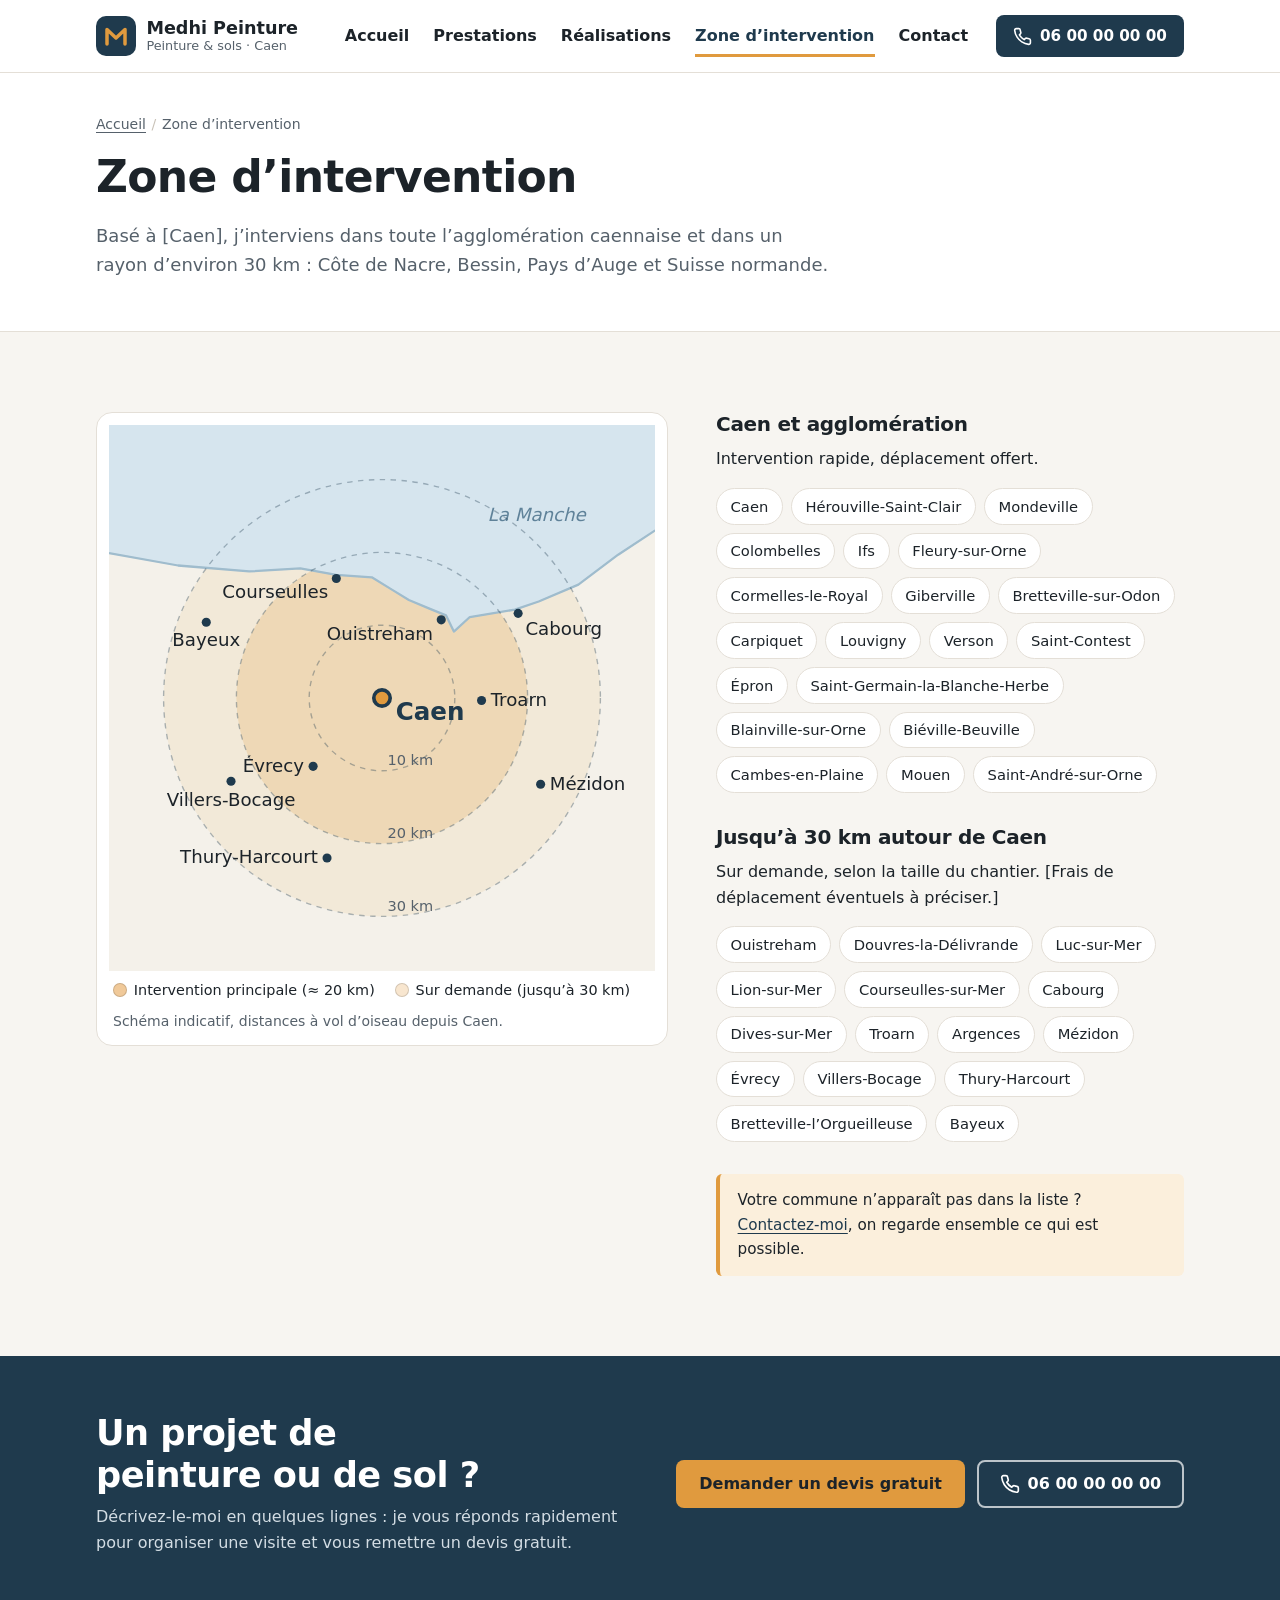
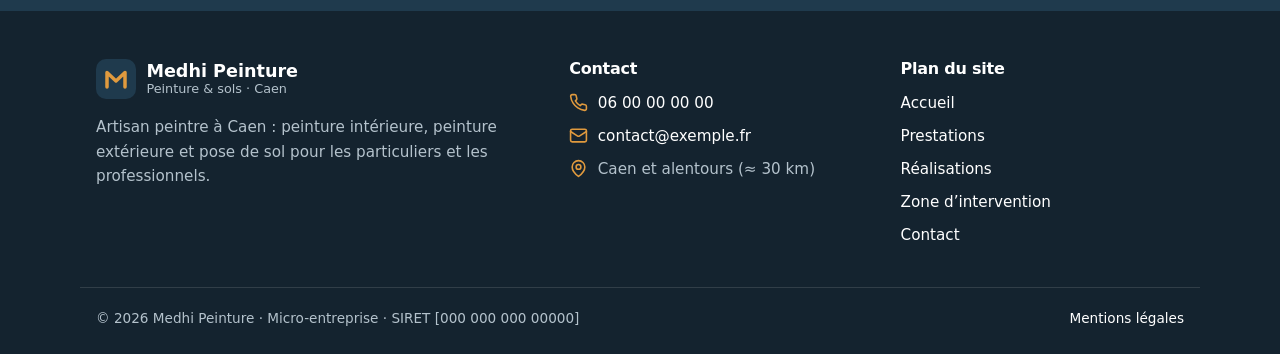
<file: zone-intervention.html>
<!doctype html>
<html lang="fr">
<head>
  <meta charset="utf-8">
  <meta name="viewport" content="width=device-width, initial-scale=1">
  <title>Zone d’intervention : Caen et alentours (30 km) | Medhi Peinture</title>
  <meta name="description" content="Medhi Peinture intervient à Caen, Hérouville-Saint-Clair, Mondeville, Ifs, Ouistreham, Bayeux, Cabourg et dans un rayon d’environ 30 km.">
  <meta name="theme-color" content="#1f3a4d">
  <link rel="icon" href="assets/img/favicon.svg" type="image/svg+xml">
  <link rel="apple-touch-icon" href="assets/img/apple-touch-icon.png">
  <meta property="og:type" content="website">
  <meta property="og:locale" content="fr_FR">
  <meta property="og:site_name" content="Medhi Peinture">
  <meta property="og:title" content="Zone d’intervention : Caen et alentours (30 km) | Medhi Peinture">
  <meta property="og:description" content="Medhi Peinture intervient à Caen, Hérouville-Saint-Clair, Mondeville, Ifs, Ouistreham, Bayeux, Cabourg et dans un rayon d’environ 30 km.">
  <meta property="og:image" content="https://www.exemple.fr/assets/img/og-image.png">
  <link rel="stylesheet" href="assets/css/style.css">
  <script>document.documentElement.classList.add('js');</script>
  <script src="assets/js/main.js" defer></script>
</head>
<body>
  <a class="skip-link" href="#contenu">Aller au contenu</a>

  <header class="site-header">
    <div class="container header-inner">
      <a class="brand" href="index.html">
        <svg class="brand__logo" viewBox="0 0 40 40" aria-hidden="true"><rect width="40" height="40" rx="10" fill="#1f3a4d"/><path d="M11 28V13.5l9 8.5 9-8.5V28" fill="none" stroke="#e09a3e" stroke-width="3.5" stroke-linecap="round" stroke-linejoin="round"/></svg>
        <span>
          <span class="brand__name">Medhi Peinture</span>
          <span class="brand__tagline">Peinture &amp; sols · Caen</span>
        </span>
      </a>
      <button class="nav-toggle" type="button" aria-expanded="false" aria-controls="site-nav">
        <span class="visually-hidden">Ouvrir le menu</span>
        <svg class="icon icon-menu" viewBox="0 0 24 24" aria-hidden="true"><path d="M4 6h16M4 12h16M4 18h16"/></svg>
        <svg class="icon icon-close" viewBox="0 0 24 24" aria-hidden="true"><path d="M18 6 6 18M6 6l12 12"/></svg>
      </button>
      <nav class="site-nav" id="site-nav" aria-label="Navigation principale">
        <ul>
          <li><a href="index.html">Accueil</a></li>
          <li><a href="prestations.html">Prestations</a></li>
          <li><a href="realisations.html">Réalisations</a></li>
          <li><a href="zone-intervention.html" aria-current="page">Zone d’intervention</a></li>
          <li><a href="contact.html">Contact</a></li>
        </ul>
        <a class="btn btn--secondary btn--sm header-cta" href="tel:+33600000000"><svg class="icon" viewBox="0 0 24 24" aria-hidden="true"><path d="M22 16.92v3a2 2 0 0 1-2.18 2 19.79 19.79 0 0 1-8.63-3.07 19.5 19.5 0 0 1-6-6 19.79 19.79 0 0 1-3.07-8.67A2 2 0 0 1 4.11 2h3a2 2 0 0 1 2 1.72 12.84 12.84 0 0 0 .7 2.81 2 2 0 0 1-.45 2.11L8.09 9.91a16 16 0 0 0 6 6l1.27-1.27a2 2 0 0 1 2.11-.45 12.84 12.84 0 0 0 2.81.7A2 2 0 0 1 22 16.92z"/></svg> 06 00 00 00 00</a>
      </nav>
    </div>
  </header>

  <main id="contenu">
    <section class="page-hero">
      <div class="container">
        <nav class="breadcrumb" aria-label="Fil d’Ariane">
          <ol>
            <li><a href="index.html">Accueil</a></li>
            <li aria-current="page">Zone d’intervention</li>
          </ol>
        </nav>
        <h1>Zone d’intervention</h1>
        <p class="lead">Basé à [Caen], j’interviens dans toute l’agglomération caennaise et dans un rayon d’environ 30&nbsp;km&nbsp;: Côte de Nacre, Bessin, Pays d’Auge et Suisse normande.</p>
      </div>
    </section>

    <section class="section">
      <div class="container zone-layout">
        <figure class="zone-map">
        <svg viewBox="0 0 600 600" role="img" aria-labelledby="carte-titre carte-desc">
          <title id="carte-titre">Carte de la zone d’intervention autour de Caen</title>
          <desc id="carte-desc">Schéma centré sur Caen montrant deux cercles&nbsp;: intervention principale jusqu’à 20&nbsp;km, et sur demande jusqu’à 30&nbsp;km, de Bayeux à Cabourg et de la côte à Thury-Harcourt.</desc>
          <rect width="600" height="600" fill="#f4f1ea"/>
          <circle cx="300" cy="300" r="240" fill="#e09a3e" fill-opacity=".1"/>
          <circle cx="300" cy="300" r="160" fill="#e09a3e" fill-opacity=".22"/>
          <polygon points="0,0 -0.0,140.7 75.9,154.4 154.0,160.9 210.2,157.6 249.8,164.7 288.8,167.4 309.1,179.8 329.5,192.3 352.8,202.1 370.3,209.2 379.0,227.0 396.5,211.0 446.0,202.9 472.2,194.0 515.8,175.4 559.5,142.5 600.2,115.8 600,0" fill="#d6e5ee"/>
          <polyline points="-0.0,140.7 75.9,154.4 154.0,160.9 210.2,157.6 249.8,164.7 288.8,167.4 309.1,179.8 329.5,192.3 352.8,202.1 370.3,209.2 379.0,227.0 396.5,211.0 446.0,202.9 472.2,194.0 515.8,175.4 559.5,142.5 600.2,115.8" fill="none" stroke="#9fbccd" stroke-width="2.5" stroke-linejoin="round"/>
          <text x="470" y="105" font-size="20" font-style="italic" fill="#5f8299" text-anchor="middle">La Manche</text>
          <g fill="none" stroke="#1f3a4d" stroke-opacity=".35" stroke-width="1.5" stroke-dasharray="6 6">
            <circle cx="300" cy="300" r="80"/>
            <circle cx="300" cy="300" r="160"/>
            <circle cx="300" cy="300" r="240"/>
          </g>
          <g font-size="16" fill="#56616b">
            <text x="306" y="374">10 km</text>
            <text x="306" y="454">20 km</text>
            <text x="306" y="534">30 km</text>
          </g>
          <g font-size="20" fill="#1c2329">
          <circle cx="365.1" cy="214.1" r="5" fill="#1f3a4d"/><text x="356.1" y="236.1" text-anchor="end">Ouistreham</text>
          <circle cx="249.8" cy="168.6" r="5" fill="#1f3a4d"/><text x="240.8" y="190.6" text-anchor="end">Courseulles</text>
          <circle cx="106.9" cy="216.8" r="5" fill="#1f3a4d"/><text x="106.9" y="242.8" text-anchor="middle">Bayeux</text>
          <circle cx="449.6" cy="207.0" r="5" fill="#1f3a4d"/><text x="457.6" y="231.0" text-anchor="start">Cabourg</text>
          <circle cx="409.4" cy="302.8" r="5" fill="#1f3a4d"/><text x="419.4" y="308.8" text-anchor="start">Troarn</text>
          <circle cx="474.3" cy="394.8" r="5" fill="#1f3a4d"/><text x="484.3" y="400.8" text-anchor="start">Mézidon</text>
          <circle cx="224.3" cy="375.1" r="5" fill="#1f3a4d"/><text x="214.3" y="381.1" text-anchor="end">Évrecy</text>
          <circle cx="134.1" cy="391.5" r="5" fill="#1f3a4d"/><text x="134.1" y="418.5" text-anchor="middle">Villers-Bocage</text>
          <circle cx="239.6" cy="475.8" r="5" fill="#1f3a4d"/><text x="229.6" y="481.8" text-anchor="end">Thury-Harcourt</text>
          </g>
          <circle cx="300" cy="300" r="9" fill="#e09a3e" stroke="#1f3a4d" stroke-width="4"/>
          <text x="315" y="324" font-size="27" font-weight="800" fill="#1f3a4d">Caen</text>
        </svg>
          <ul class="legend">
            <li><span class="legend__swatch" style="background:#f0c999"></span>Intervention principale (≈&nbsp;20&nbsp;km)</li>
            <li><span class="legend__swatch" style="background:#f8e6cf"></span>Sur demande (jusqu’à 30&nbsp;km)</li>
          </ul>
          <figcaption>Schéma indicatif, distances à vol d’oiseau depuis Caen.</figcaption>
        </figure>

        <div>
          <div class="zone-list">
            <h2>Caen et agglomération</h2>
            <p>Intervention rapide, déplacement offert.</p>
            <ul class="chips">
            <li>Caen</li>
            <li>Hérouville-Saint-Clair</li>
            <li>Mondeville</li>
            <li>Colombelles</li>
            <li>Ifs</li>
            <li>Fleury-sur-Orne</li>
            <li>Cormelles-le-Royal</li>
            <li>Giberville</li>
            <li>Bretteville-sur-Odon</li>
            <li>Carpiquet</li>
            <li>Louvigny</li>
            <li>Verson</li>
            <li>Saint-Contest</li>
            <li>Épron</li>
            <li>Saint-Germain-la-Blanche-Herbe</li>
            <li>Blainville-sur-Orne</li>
            <li>Biéville-Beuville</li>
            <li>Cambes-en-Plaine</li>
            <li>Mouen</li>
            <li>Saint-André-sur-Orne</li>
            </ul>
          </div>
          <div class="zone-list">
            <h2>Jusqu’à 30&nbsp;km autour de Caen</h2>
            <p>Sur demande, selon la taille du chantier. [Frais de déplacement éventuels à préciser.]</p>
            <ul class="chips">
            <li>Ouistreham</li>
            <li>Douvres-la-Délivrande</li>
            <li>Luc-sur-Mer</li>
            <li>Lion-sur-Mer</li>
            <li>Courseulles-sur-Mer</li>
            <li>Cabourg</li>
            <li>Dives-sur-Mer</li>
            <li>Troarn</li>
            <li>Argences</li>
            <li>Mézidon</li>
            <li>Évrecy</li>
            <li>Villers-Bocage</li>
            <li>Thury-Harcourt</li>
            <li>Bretteville-l’Orgueilleuse</li>
            <li>Bayeux</li>
            </ul>
          </div>
          <p class="note section-foot">Votre commune n’apparaît pas dans la liste&nbsp;? <a href="contact.html#devis">Contactez-moi</a>, on regarde ensemble ce qui est possible.</p>
        </div>
      </div>
    </section>

    <section class="cta-band" aria-labelledby="cta-titre">
      <div class="container cta-band__inner">
        <div>
          <h2 id="cta-titre">Un projet de peinture ou de sol&nbsp;?</h2>
          <p>Décrivez-le-moi en quelques lignes&nbsp;: je vous réponds rapidement pour organiser une visite et vous remettre un devis gratuit.</p>
        </div>
        <div class="btn-row btn-row--stack">
          <a class="btn btn--primary" href="contact.html#devis">Demander un devis gratuit</a>
          <a class="btn btn--light" href="tel:+33600000000"><svg class="icon" viewBox="0 0 24 24" aria-hidden="true"><path d="M22 16.92v3a2 2 0 0 1-2.18 2 19.79 19.79 0 0 1-8.63-3.07 19.5 19.5 0 0 1-6-6 19.79 19.79 0 0 1-3.07-8.67A2 2 0 0 1 4.11 2h3a2 2 0 0 1 2 1.72 12.84 12.84 0 0 0 .7 2.81 2 2 0 0 1-.45 2.11L8.09 9.91a16 16 0 0 0 6 6l1.27-1.27a2 2 0 0 1 2.11-.45 12.84 12.84 0 0 0 2.81.7A2 2 0 0 1 22 16.92z"/></svg> 06 00 00 00 00</a>
        </div>
      </div>
    </section>
  </main>

  <footer class="site-footer">
    <div class="container footer-grid">
      <div>
        <a class="brand" href="index.html">
          <svg class="brand__logo" viewBox="0 0 40 40" aria-hidden="true"><rect width="40" height="40" rx="10" fill="#1f3a4d"/><path d="M11 28V13.5l9 8.5 9-8.5V28" fill="none" stroke="#e09a3e" stroke-width="3.5" stroke-linecap="round" stroke-linejoin="round"/></svg>
          <span>
            <span class="brand__name">Medhi Peinture</span>
            <span class="brand__tagline">Peinture &amp; sols · Caen</span>
          </span>
        </a>
        <p>Artisan peintre à Caen&nbsp;: peinture intérieure, peinture extérieure et pose de sol pour les particuliers et les professionnels.</p>
      </div>
      <div>
        <h2 class="footer-title">Contact</h2>
        <ul class="footer-list">
          <li><svg class="icon" viewBox="0 0 24 24" aria-hidden="true"><path d="M22 16.92v3a2 2 0 0 1-2.18 2 19.79 19.79 0 0 1-8.63-3.07 19.5 19.5 0 0 1-6-6 19.79 19.79 0 0 1-3.07-8.67A2 2 0 0 1 4.11 2h3a2 2 0 0 1 2 1.72 12.84 12.84 0 0 0 .7 2.81 2 2 0 0 1-.45 2.11L8.09 9.91a16 16 0 0 0 6 6l1.27-1.27a2 2 0 0 1 2.11-.45 12.84 12.84 0 0 0 2.81.7A2 2 0 0 1 22 16.92z"/></svg><a href="tel:+33600000000">06 00 00 00 00</a></li>
          <li><svg class="icon" viewBox="0 0 24 24" aria-hidden="true"><rect x="2" y="4" width="20" height="16" rx="2"/><path d="m22 7-8.97 5.7a1.94 1.94 0 0 1-2.06 0L2 7"/></svg><a href="mailto:contact@exemple.fr">contact@exemple.fr</a></li>
          <li><svg class="icon" viewBox="0 0 24 24" aria-hidden="true"><path d="M20 10c0 6-8 12-8 12s-8-6-8-12a8 8 0 0 1 16 0Z"/><circle cx="12" cy="10" r="3"/></svg><span>Caen et alentours (≈&nbsp;30&nbsp;km)</span></li>
        </ul>
      </div>
      <div>
        <h2 class="footer-title">Plan du site</h2>
        <ul class="footer-list">
            <li><a href="index.html">Accueil</a></li>
            <li><a href="prestations.html">Prestations</a></li>
            <li><a href="realisations.html">Réalisations</a></li>
            <li><a href="zone-intervention.html">Zone d’intervention</a></li>
            <li><a href="contact.html">Contact</a></li>
        </ul>
      </div>
    </div>
    <div class="container footer-bottom">
      <p>© <span data-year>2026</span> Medhi Peinture · Micro-entreprise · SIRET [000 000 000 00000]</p>
      <p><a href="mentions-legales.html">Mentions légales</a></p>
    </div>
  </footer>

  <div class="callbar">
    <a class="btn btn--secondary" href="tel:+33600000000"><svg class="icon" viewBox="0 0 24 24" aria-hidden="true"><path d="M22 16.92v3a2 2 0 0 1-2.18 2 19.79 19.79 0 0 1-8.63-3.07 19.5 19.5 0 0 1-6-6 19.79 19.79 0 0 1-3.07-8.67A2 2 0 0 1 4.11 2h3a2 2 0 0 1 2 1.72 12.84 12.84 0 0 0 .7 2.81 2 2 0 0 1-.45 2.11L8.09 9.91a16 16 0 0 0 6 6l1.27-1.27a2 2 0 0 1 2.11-.45 12.84 12.84 0 0 0 2.81.7A2 2 0 0 1 22 16.92z"/></svg> Appeler</a>
    <a class="btn btn--primary" href="contact.html#devis"><svg class="icon" viewBox="0 0 24 24" aria-hidden="true"><path d="M14 2H6a2 2 0 0 0-2 2v16a2 2 0 0 0 2 2h12a2 2 0 0 0 2-2V8z"/><path d="M14 2v6h6M16 13H8M16 17H8M10 9H8"/></svg> Devis gratuit</a>
  </div>
</body>
</html>
</file>
<file: assets/css/style.css>
/* ==========================================================================
   Medhi Peinture — feuille de style
   Approche mobile-first : les styles de base visent le téléphone,
   les media queries (min-width) enrichissent la mise en page sur grand écran.
   ========================================================================== */

/* ---------- Variables (couleurs, espacements) ---------- */
:root {
  --c-bg: #f7f5f1;
  --c-surface: #ffffff;
  --c-text: #1c2329;
  --c-muted: #56616b;
  --c-line: #e4dfd7;
  --c-field: #c9c2b8;

  --c-primary: #1f3a4d;        /* bleu ardoise */
  --c-primary-dark: #14232f;
  --c-accent: #e09a3e;         /* ocre */
  --c-accent-dark: #c9842a;
  --c-accent-soft: #fbefdc;
  --c-accent-text: #9a5a12;    /* ocre lisible sur fond clair */

  --c-success-bg: #e7f5ec;
  --c-success: #14532d;
  --c-error-bg: #fdecea;
  --c-error: #a3261a;

  --font: system-ui, -apple-system, "Segoe UI", Roboto, "Helvetica Neue", Arial, sans-serif;

  --radius: 10px;
  --radius-lg: 16px;
  --shadow-sm: 0 1px 2px rgba(20, 30, 40, .05);
  --shadow: 0 1px 2px rgba(20, 30, 40, .06), 0 6px 20px rgba(20, 30, 40, .07);
  --shadow-lg: 0 2px 4px rgba(20, 30, 40, .06), 0 18px 40px rgba(20, 30, 40, .12);

  --container: 1120px;
  --gutter: 1rem;
  --header-h: 64px;
  --callbar-h: 0px;
}

/* ---------- Base ---------- */
*,
*::before,
*::after { box-sizing: border-box; }

html {
  -webkit-text-size-adjust: 100%;
  text-size-adjust: 100%;
  scroll-behavior: smooth;
  scroll-padding-top: calc(var(--header-h) + 1rem);
}

body {
  margin: 0;
  font-family: var(--font);
  font-size: 1rem;
  line-height: 1.6;
  color: var(--c-text);
  background: var(--c-bg);
}

img { display: block; max-width: 100%; height: auto; }
svg { max-width: 100%; }

h1, h2, h3 {
  margin: 0 0 .5em;
  line-height: 1.2;
  letter-spacing: -.015em;
  color: var(--c-text);
  text-wrap: balance;
}
h1 { font-size: clamp(1.9rem, 1.3rem + 2.5vw, 2.75rem); font-weight: 800; }
h2 { font-size: clamp(1.5rem, 1.15rem + 1.6vw, 2.2rem); font-weight: 800; }
h3 { font-size: 1.2rem; font-weight: 700; }

p { margin: 0 0 1em; }
p:last-child { margin-bottom: 0; }

a { color: var(--c-primary); text-underline-offset: .2em; }
a:hover { color: var(--c-accent-text); }

:focus-visible {
  outline: 3px solid var(--c-accent);
  outline-offset: 2px;
  border-radius: 4px;
}

@media (prefers-reduced-motion: reduce) {
  html { scroll-behavior: auto; }
  *, *::before, *::after { transition: none !important; animation: none !important; }
}

/* ---------- Utilitaires ---------- */
.container {
  width: 100%;
  max-width: var(--container);
  margin-inline: auto;
  padding-inline: var(--gutter);
}

.visually-hidden {
  position: absolute !important;
  width: 1px; height: 1px;
  padding: 0; margin: -1px;
  overflow: hidden;
  clip: rect(0 0 0 0);
  white-space: nowrap;
  border: 0;
}

.skip-link {
  position: absolute;
  left: 1rem;
  top: -100px;
  z-index: 100;
  padding: .75rem 1rem;
  background: var(--c-primary);
  color: #fff;
  border-radius: var(--radius);
  font-weight: 600;
}
.skip-link:focus { top: 1rem; color: #fff; }

.icon {
  display: inline-block;
  flex: none;
  width: 1.25em;
  height: 1.25em;
  fill: none;
  stroke: currentColor;
  stroke-width: 2;
  stroke-linecap: round;
  stroke-linejoin: round;
  vertical-align: middle;
}

.eyebrow {
  display: inline-block;
  margin-bottom: .75rem;
  font-size: .8rem;
  font-weight: 700;
  letter-spacing: .08em;
  text-transform: uppercase;
  color: var(--c-accent-text);
}

.lead { font-size: 1.125rem; color: var(--c-muted); }

/* ---------- Boutons ---------- */
.btn {
  display: inline-flex;
  align-items: center;
  justify-content: center;
  gap: .5em;
  min-height: 48px;
  padding: .7em 1.3em;
  border: 2px solid transparent;
  border-radius: 8px;
  font: inherit;
  font-weight: 700;
  line-height: 1.2;
  text-align: center;
  text-decoration: none;
  cursor: pointer;
  transition: background-color .15s, border-color .15s, color .15s;
}
.btn--primary { background: var(--c-accent); color: var(--c-text); }
.btn--primary:hover { background: var(--c-accent-dark); color: var(--c-text); }
.btn--secondary { background: var(--c-primary); color: #fff; }
.btn--secondary:hover { background: var(--c-primary-dark); color: #fff; }
.btn--outline { border-color: var(--c-primary); color: var(--c-primary); background: transparent; }
.btn--outline:hover { background: var(--c-primary); color: #fff; }
.btn--light { border-color: rgba(255, 255, 255, .7); color: #fff; background: transparent; }
.btn--light:hover { background: #fff; color: var(--c-primary); }
.btn--sm { min-height: 42px; padding: .5em 1em; font-size: .95rem; }
.btn[disabled] { opacity: .6; cursor: progress; }

.btn-row { display: flex; flex-wrap: wrap; gap: .75rem; }
.btn-row--stack > .btn { width: 100%; }
@media (min-width: 560px) {
  .btn-row--stack > .btn { width: auto; }
}

/* ---------- En-tête ---------- */
.site-header {
  position: sticky;
  top: 0;
  z-index: 50;
  background: rgba(255, 255, 255, .97);
  border-bottom: 1px solid var(--c-line);
}

.header-inner {
  display: flex;
  flex-wrap: wrap;
  align-items: center;
  justify-content: space-between;
  gap: .5rem 1rem;
  min-height: var(--header-h);
}

.brand {
  display: flex;
  align-items: center;
  gap: .65rem;
  color: var(--c-text);
  text-decoration: none;
}
.brand:hover { color: var(--c-text); }
.brand__logo { width: 40px; height: 40px; flex: none; }
.brand__name { display: block; font-size: 1.1rem; font-weight: 800; line-height: 1.15; }
.brand__tagline { display: block; font-size: .8rem; color: var(--c-muted); line-height: 1.3; }

.nav-toggle { display: none; }

.site-nav { width: 100%; padding-bottom: .75rem; }
.site-nav ul {
  display: flex;
  flex-wrap: wrap;
  gap: .25rem 1rem;
  margin: 0;
  padding: 0;
  list-style: none;
}
.site-nav ul a { color: var(--c-text); font-weight: 600; text-decoration: none; }
.site-nav a[aria-current="page"] { color: var(--c-primary); text-decoration: underline; text-decoration-color: var(--c-accent); text-decoration-thickness: 3px; }
.header-cta { display: none; }

/* Menu mobile (quand JavaScript est disponible) */
.js .nav-toggle {
  display: inline-flex;
  align-items: center;
  justify-content: center;
  width: 46px;
  height: 46px;
  margin-right: -6px;
  border: 0;
  border-radius: 8px;
  background: transparent;
  color: var(--c-text);
  cursor: pointer;
}
.js .nav-toggle .icon { width: 28px; height: 28px; }
.nav-toggle .icon-close,
.nav-toggle[aria-expanded="true"] .icon-menu { display: none; }
.nav-toggle[aria-expanded="true"] .icon-close { display: inline-block; }

.js .site-nav {
  display: none;
  position: absolute;
  top: 100%;
  left: 0;
  right: 0;
  padding: .25rem var(--gutter) 1.25rem;
  background: #fff;
  border-bottom: 1px solid var(--c-line);
  box-shadow: 0 16px 24px rgba(20, 30, 40, .08);
}
.js .site-nav.is-open { display: block; }
.js .site-nav ul { display: block; }
.js .site-nav li a {
  display: block;
  padding: .9rem .25rem;
  border-bottom: 1px solid var(--c-line);
  font-size: 1.05rem;
}
.js .site-nav .header-cta { display: flex; width: 100%; margin-top: 1rem; }

@media (min-width: 960px) {
  .header-inner { flex-wrap: nowrap; min-height: 72px; }
  .js .nav-toggle { display: none; }
  .site-nav,
  .js .site-nav {
    display: flex;
    align-items: center;
    gap: 1.75rem;
    position: static;
    width: auto;
    padding: 0;
    background: none;
    border: 0;
    box-shadow: none;
  }
  .site-nav ul,
  .js .site-nav ul { display: flex; gap: 1.5rem; }
  .js .site-nav li a { padding: .5rem 0; border: 0; font-size: 1rem; }
  .site-nav a[aria-current="page"] { text-decoration: none; box-shadow: inset 0 -3px 0 var(--c-accent); }
  .header-cta,
  .js .site-nav .header-cta { display: inline-flex; width: auto; margin: 0; }
}

/* ---------- Sections ---------- */
.section { padding: 3.5rem 0; }
.section--white { background: var(--c-surface); }
.section--tight { padding-top: 0; }
@media (min-width: 900px) {
  .section { padding: 5rem 0; }
}

.section-head { max-width: 44rem; margin-bottom: 2rem; }
.section-head p { color: var(--c-muted); font-size: 1.075rem; }
.section-head--center { margin-inline: auto; text-align: center; }

.section-foot { margin-top: 2rem; }
.section-foot--center { text-align: center; }

/* ---------- Accueil : héro ---------- */
.hero {
  padding: 2.25rem 0 3.5rem;
  background: linear-gradient(180deg, #fff 0%, var(--c-bg) 100%);
}
.hero__grid { display: grid; gap: 2.5rem; }
.hero__text .lead { max-width: 38rem; margin-bottom: 1.5rem; }

.hero__points {
  display: grid;
  gap: .5rem;
  margin: 1.75rem 0 0;
  padding: 0;
  list-style: none;
  font-weight: 600;
}
.hero__points li { display: flex; align-items: flex-start; gap: .55rem; }
.hero__points .icon { margin-top: .15em; color: var(--c-accent-text); stroke-width: 2.5; }

.hero__media { position: relative; }
.hero__media img {
  width: 100%;
  aspect-ratio: 4 / 3;
  object-fit: cover;
  border-radius: var(--radius-lg);
  box-shadow: var(--shadow-lg);
}
.hero__badge {
  position: absolute;
  right: 1rem;
  bottom: -1.25rem;
  display: flex;
  align-items: center;
  gap: .75rem;
  padding: .75rem 1rem;
  background: #fff;
  border-radius: var(--radius);
  box-shadow: var(--shadow);
  font-size: .9rem;
  line-height: 1.35;
}
.hero__badge strong { display: block; font-size: 1rem; }
.hero__badge .icon { width: 2rem; height: 2rem; color: var(--c-accent-text); }

@media (min-width: 900px) {
  .hero { padding: 4.5rem 0 5.5rem; }
  .hero__grid { grid-template-columns: 1.05fr .95fr; align-items: center; gap: 3.5rem; }
  .hero__badge { right: -1.5rem; bottom: 2rem; }
}

/* ---------- Cartes prestations ---------- */
.cards {
  display: grid;
  gap: 1rem;
  grid-template-columns: repeat(auto-fit, minmax(min(100%, 270px), 1fr));
}
@media (min-width: 900px) { .cards { gap: 1.5rem; } }

.card {
  display: flex;
  flex-direction: column;
  padding: 1.5rem;
  background: var(--c-surface);
  border: 1px solid var(--c-line);
  border-radius: var(--radius);
  box-shadow: var(--shadow-sm);
}
.card p { color: var(--c-muted); }
.card__icon {
  display: grid;
  place-items: center;
  width: 52px;
  height: 52px;
  margin-bottom: 1rem;
  border-radius: 12px;
  background: var(--c-accent-soft);
  color: var(--c-accent-text);
}
.card__icon .icon { width: 28px; height: 28px; }
.card__link {
  display: inline-flex;
  align-items: center;
  gap: .35rem;
  margin-top: auto;
  padding-top: .75rem;
  font-weight: 700;
  text-decoration: none;
}
.card__link .icon { transition: transform .15s; }
.card__link:hover .icon { transform: translateX(3px); }

/* ---------- Points forts ---------- */
.features {
  display: grid;
  gap: 1.75rem 1.5rem;
  grid-template-columns: repeat(auto-fit, minmax(min(100%, 230px), 1fr));
  margin: 0;
  padding: 0;
  list-style: none;
}
.feature { display: flex; gap: 1rem; }
.feature .icon { width: 1.75rem; height: 1.75rem; margin-top: .1rem; color: var(--c-accent-text); }
.feature h3 { font-size: 1.05rem; margin-bottom: .25rem; }
.feature p { color: var(--c-muted); font-size: .95rem; }

/* ---------- À propos ---------- */
.about { display: grid; gap: 2rem; align-items: center; }
.about__photo img {
  width: 100%;
  max-width: 420px;
  aspect-ratio: 1;
  object-fit: cover;
  border-radius: var(--radius-lg);
}
@media (min-width: 800px) {
  .about { grid-template-columns: 2fr 3fr; gap: 3.5rem; }
}

/* ---------- Étapes ---------- */
.steps {
  display: grid;
  gap: 1rem;
  grid-template-columns: repeat(auto-fit, minmax(min(100%, 230px), 1fr));
  margin: 0;
  padding: 0;
  list-style: none;
  counter-reset: step;
}
.step {
  position: relative;
  padding: 1.5rem;
  background: var(--c-surface);
  border: 1px solid var(--c-line);
  border-radius: var(--radius);
  counter-increment: step;
}
.step::before {
  content: counter(step);
  display: grid;
  place-items: center;
  width: 2.25rem;
  height: 2.25rem;
  margin-bottom: .9rem;
  border-radius: 50%;
  background: var(--c-primary);
  color: #fff;
  font-weight: 800;
}
.step h3 { font-size: 1.05rem; margin-bottom: .35rem; }
.step p { color: var(--c-muted); font-size: .95rem; }

/* ---------- Pastilles (communes, liens d'ancre) ---------- */
.chips {
  display: flex;
  flex-wrap: wrap;
  gap: .5rem;
  margin: 0;
  padding: 0;
  list-style: none;
}
.chips li,
.chips a {
  display: inline-block;
  padding: .35rem .85rem;
  background: var(--c-surface);
  border: 1px solid var(--c-line);
  border-radius: 999px;
  font-size: .92rem;
}
.chips--links li { padding: 0; border: 0; background: none; }
.chips a { padding: .55rem 1rem; font-weight: 600; color: var(--c-text); text-decoration: none; }
.chips a:hover { border-color: var(--c-primary); color: var(--c-primary); }

/* ---------- Bandeau d'appel à l'action ---------- */
.cta-band { padding: 3rem 0; background: var(--c-primary); color: #d3dde4; }
.cta-band__inner { display: grid; gap: 1.5rem; }
.cta-band h2 { margin: 0; color: #fff; }
.cta-band p { margin: .5rem 0 0; }
@media (min-width: 860px) {
  .cta-band { padding: 3.5rem 0; }
  .cta-band__inner { grid-template-columns: 1fr auto; align-items: center; gap: 3rem; }
}

/* ---------- En-tête des pages intérieures ---------- */
.page-hero {
  padding: 1.75rem 0 2.25rem;
  background: var(--c-surface);
  border-bottom: 1px solid var(--c-line);
}
.page-hero h1 { margin-bottom: .4em; }
.page-hero .lead { max-width: 46rem; margin: 0; }
.page-hero__links { margin-top: 1.5rem; }
@media (min-width: 900px) {
  .page-hero { padding: 2.5rem 0 3.25rem; }
}

.breadcrumb ol {
  display: flex;
  flex-wrap: wrap;
  gap: .35rem;
  margin: 0 0 1rem;
  padding: 0;
  list-style: none;
  font-size: .875rem;
  color: var(--c-muted);
}
.breadcrumb li + li::before { content: "/"; margin-right: .35rem; color: var(--c-field); }
.breadcrumb a { color: var(--c-muted); }

/* ---------- Page Prestations ---------- */
.service { padding: 3rem 0; }
.service + .service { border-top: 1px solid var(--c-line); }
.service__intro { display: grid; gap: 1.5rem; margin-bottom: 1.75rem; }
.service__title { display: flex; align-items: center; gap: .9rem; margin-bottom: 1.25rem; }
.service__title .card__icon { margin: 0; }
.service__title h2 { margin: 0; }
.service__intro img {
  width: 100%;
  aspect-ratio: 4 / 3;
  object-fit: cover;
  border-radius: var(--radius-lg);
}
.service__boxes { display: grid; gap: 1rem; }
.service__box {
  padding: 1.35rem 1.5rem;
  background: var(--c-surface);
  border: 1px solid var(--c-line);
  border-radius: var(--radius);
}
.service__box h3 { font-size: 1.05rem; margin-bottom: .9rem; }
.service__cta { margin-top: 1.75rem; }
@media (min-width: 820px) {
  .service { padding: 4.5rem 0; }
  .service__intro { grid-template-columns: 1.2fr .8fr; align-items: center; gap: 3rem; }
  .service__boxes { grid-template-columns: 1fr 1fr; gap: 1.5rem; }
}

.check-list {
  display: grid;
  gap: .6rem;
  margin: 0;
  padding: 0;
  list-style: none;
}
.check-list li { display: flex; gap: .65rem; }
.check-list li::before {
  content: "";
  flex: none;
  width: 1.15rem;
  height: 1.15rem;
  margin-top: .22rem;
  background: var(--c-accent-text);
  -webkit-mask: url("data:image/svg+xml,%3Csvg xmlns='http://www.w3.org/2000/svg' viewBox='0 0 24 24' fill='none' stroke='%23000' stroke-width='3' stroke-linecap='round' stroke-linejoin='round'%3E%3Cpath d='M20 6 9 17l-5-5'/%3E%3C/svg%3E") center / contain no-repeat;
  mask: url("data:image/svg+xml,%3Csvg xmlns='http://www.w3.org/2000/svg' viewBox='0 0 24 24' fill='none' stroke='%23000' stroke-width='3' stroke-linecap='round' stroke-linejoin='round'%3E%3Cpath d='M20 6 9 17l-5-5'/%3E%3C/svg%3E") center / contain no-repeat;
}

/* FAQ */
.faq { display: grid; gap: .75rem; max-width: 50rem; }
.faq details {
  padding: 0 1.25rem;
  background: var(--c-surface);
  border: 1px solid var(--c-line);
  border-radius: var(--radius);
}
.faq summary {
  display: flex;
  justify-content: space-between;
  gap: 1rem;
  padding: 1.05rem 0;
  font-weight: 700;
  cursor: pointer;
  list-style: none;
}
.faq summary::-webkit-details-marker { display: none; }
.faq summary::after {
  content: "+";
  flex: none;
  font-size: 1.5rem;
  line-height: 1;
  color: var(--c-accent-text);
}
.faq details[open] summary::after { content: "–"; }
.faq details p { padding-bottom: 1.1rem; color: var(--c-muted); }

/* ---------- Galerie ---------- */
.filters {
  display: none;
  flex-wrap: wrap;
  gap: .5rem;
  margin-bottom: 1.5rem;
}
.js .filters { display: flex; }
.filter {
  flex: none;
  min-height: 44px;
  padding: .5rem 1.1rem;
  background: var(--c-surface);
  border: 1px solid var(--c-line);
  border-radius: 999px;
  color: var(--c-text);
  font: inherit;
  font-weight: 600;
  cursor: pointer;
}
.filter:hover { border-color: var(--c-primary); }
.filter[aria-pressed="true"] { background: var(--c-primary); border-color: var(--c-primary); color: #fff; }

.gallery {
  display: grid;
  gap: 1.5rem 1.25rem;
  grid-template-columns: repeat(auto-fill, minmax(min(100%, 300px), 1fr));
  margin: 0;
  padding: 0;
  list-style: none;
}
.gallery__item[hidden] { display: none; }
.gallery figure { margin: 0; }
.gallery__link {
  display: block;
  overflow: hidden;
  border-radius: var(--radius);
  background: var(--c-line);
}
.gallery__link img {
  width: 100%;
  aspect-ratio: 4 / 3;
  object-fit: cover;
  transition: transform .35s ease;
}
.gallery__link:hover img { transform: scale(1.03); }
.gallery figcaption { padding-top: .65rem; line-height: 1.4; }
.gallery__title { display: block; font-weight: 700; }
.gallery__meta { display: block; font-size: .9rem; color: var(--c-muted); }

/* Visionneuse (lightbox) */
.lightbox {
  width: 100vw;
  max-width: none;
  height: 100vh;
  height: 100dvh;
  max-height: none;
  margin: 0;
  padding: 0;
  border: 0;
  background: transparent;
  color: #fff;
}
.lightbox::backdrop { background: rgba(10, 16, 22, .94); }
.lightbox__inner {
  display: flex;
  flex-direction: column;
  align-items: center;
  justify-content: center;
  gap: .9rem;
  height: 100%;
  padding: 4rem 1rem 1.5rem;
}
.lightbox__img {
  max-width: min(100%, 1200px);
  max-height: calc(100% - 3.5rem);
  object-fit: contain;
  border-radius: 6px;
}
.lightbox__caption { margin: 0; text-align: center; font-weight: 600; }
.lightbox__btn {
  position: absolute;
  display: grid;
  place-items: center;
  width: 48px;
  height: 48px;
  border: 0;
  border-radius: 50%;
  background: rgba(255, 255, 255, .14);
  color: #fff;
  cursor: pointer;
}
.lightbox__btn:hover { background: rgba(255, 255, 255, .28); }
.lightbox__btn .icon { width: 26px; height: 26px; }
.lightbox__close { top: .75rem; right: .75rem; }
.lightbox__prev,
.lightbox__next { top: 50%; transform: translateY(-50%); }
.lightbox__prev { left: .5rem; }
.lightbox__next { right: .5rem; }
@media (min-width: 900px) {
  .lightbox__inner { padding: 4rem 5rem 2rem; }
  .lightbox__prev { left: 1.25rem; }
  .lightbox__next { right: 1.25rem; }
}

.note {
  padding: .9rem 1.1rem;
  background: var(--c-accent-soft);
  border-left: 4px solid var(--c-accent);
  border-radius: 6px;
  font-size: .95rem;
}

/* ---------- Zone d'intervention ---------- */
.zone-layout { display: grid; gap: 2rem; }
@media (min-width: 900px) {
  .zone-layout { grid-template-columns: 1.1fr .9fr; align-items: start; gap: 3rem; }
}
.zone-map {
  margin: 0;
  padding: .75rem;
  background: var(--c-surface);
  border: 1px solid var(--c-line);
  border-radius: var(--radius-lg);
}
.zone-map svg { display: block; width: 100%; height: auto; font-family: var(--font); }
.zone-map figcaption { padding: .5rem .25rem 0; font-size: .875rem; color: var(--c-muted); }
.legend {
  display: flex;
  flex-wrap: wrap;
  gap: .4rem 1.25rem;
  margin: .5rem 0 0;
  padding: 0 .25rem;
  list-style: none;
  font-size: .9rem;
}
.legend__swatch {
  display: inline-block;
  width: .9rem;
  height: .9rem;
  margin-right: .4rem;
  border-radius: 50%;
  vertical-align: -.1rem;
  border: 1px solid rgba(0, 0, 0, .15);
}
.zone-list + .zone-list { margin-top: 2rem; }
.zone-list h2 { font-size: 1.25rem; }

/* ---------- Contact ---------- */
.contact-layout { display: grid; gap: 2rem; }
@media (min-width: 900px) {
  .contact-layout { grid-template-columns: .8fr 1.2fr; align-items: start; gap: 3rem; }
}

.contact-card {
  padding: 1.75rem 1.5rem;
  background: var(--c-primary);
  border-radius: var(--radius-lg);
  color: #d3dde4;
}
.contact-card h2 { font-size: 1.35rem; color: #fff; }
.contact-card a { color: #fff; }
.contact-phone {
  display: inline-flex;
  align-items: center;
  gap: .6rem;
  margin: .25rem 0 .5rem;
  font-size: clamp(1.5rem, 1.2rem + 1.4vw, 1.9rem);
  font-weight: 800;
  text-decoration: none;
  white-space: nowrap;
}
.contact-phone .icon { color: var(--c-accent); }
.contact-list {
  display: grid;
  gap: 1.1rem;
  margin: 1.5rem 0 0;
  padding: 1.5rem 0 0;
  border-top: 1px solid rgba(255, 255, 255, .15);
  list-style: none;
}
.contact-list li { display: flex; gap: .8rem; }
.contact-list .icon { margin-top: .15rem; color: var(--c-accent); }
.contact-list strong { display: block; color: #fff; }

/* Formulaire */
.form {
  display: grid;
  gap: 1.1rem;
  padding: 1.5rem 1.25rem;
  background: var(--c-surface);
  border: 1px solid var(--c-line);
  border-radius: var(--radius-lg);
}
.form h2 { font-size: 1.35rem; margin-bottom: 0; }
.form__intro { color: var(--c-muted); font-size: .95rem; }
@media (min-width: 600px) {
  .form { grid-template-columns: 1fr 1fr; gap: 1.25rem; padding: 2rem; }
  .form > .field--full,
  .form > h2,
  .form > .form__intro,
  .form > .form-status,
  .form > .checkbox,
  .form > .form__actions { grid-column: 1 / -1; }
}

.field { display: grid; gap: .35rem; align-content: start; }
.field label,
.field legend { font-weight: 600; font-size: .95rem; }
.req { color: var(--c-error); }
.field__hint { font-size: .85rem; color: var(--c-muted); }

.form input:not([type="checkbox"]),
.form select,
.form textarea {
  width: 100%;
  min-height: 48px;
  padding: .7rem .85rem;
  background: #fff;
  border: 1px solid var(--c-field);
  border-radius: 8px;
  color: var(--c-text);
  font: inherit;
  font-size: 1rem; /* 16 px : évite le zoom automatique sur iPhone */
}
.form textarea { min-height: 150px; resize: vertical; }
.form select {
  appearance: none;
  padding-right: 2.5rem;
  background: #fff url("data:image/svg+xml,%3Csvg xmlns='http://www.w3.org/2000/svg' viewBox='0 0 24 24' fill='none' stroke='%2356616b' stroke-width='2' stroke-linecap='round' stroke-linejoin='round'%3E%3Cpath d='m6 9 6 6 6-6'/%3E%3C/svg%3E") right .75rem center / 1.15rem no-repeat;
}
.form input:focus,
.form select:focus,
.form textarea:focus {
  outline: none;
  border-color: var(--c-primary);
  box-shadow: 0 0 0 3px rgba(31, 58, 77, .2);
}
.form input:user-invalid,
.form select:user-invalid,
.form textarea:user-invalid { border-color: var(--c-error); }

.checkbox { display: flex; align-items: flex-start; gap: .65rem; font-size: .92rem; color: var(--c-muted); }
.checkbox input { flex: none; width: 20px; height: 20px; margin: .15rem 0 0; accent-color: var(--c-primary); }

.form__actions { display: grid; gap: .75rem; }
.form__actions .btn { width: 100%; }
@media (min-width: 600px) {
  .form__actions .btn { width: auto; justify-self: start; }
}
.form__legal { font-size: .82rem; color: var(--c-muted); }

/* Champ anti-spam invisible pour les humains */
.hp { position: absolute; left: -9999px; width: 1px; height: 1px; overflow: hidden; }

.form-status { padding: .9rem 1.1rem; border-radius: 8px; font-weight: 600; }
.form-status:focus { outline: none; }
.form-status--success { background: var(--c-success-bg); color: var(--c-success); }
.form-status--error { background: var(--c-error-bg); color: var(--c-error); }
.form-status--info { background: var(--c-accent-soft); color: var(--c-text); }

/* ---------- Texte long (mentions légales) ---------- */
.prose { max-width: 48rem; }
.prose h2 { margin-top: 2.25rem; font-size: 1.35rem; }
.prose h2:first-child { margin-top: 0; }
.prose ul { padding-left: 1.2rem; }
.prose li + li { margin-top: .3rem; }

/* ---------- Page 404 ---------- */
.not-found { padding: 5rem 0; text-align: center; }
.not-found .btn-row { justify-content: center; margin-top: 1.5rem; }

/* ---------- Pied de page ---------- */
.site-footer {
  padding: 3rem 0 calc(1.5rem + var(--callbar-h));
  background: var(--c-primary-dark);
  color: #b4c2cc;
  font-size: .95rem;
}
.site-footer a { color: #fff; text-decoration: none; }
.site-footer a:hover { color: var(--c-accent); text-decoration: underline; }
.site-footer .brand { color: #fff; margin-bottom: 1rem; }
.site-footer .brand__tagline { color: #b4c2cc; }
.footer-grid { display: grid; gap: 2rem; }
.footer-title { margin-bottom: .75rem; font-size: 1rem; color: #fff; }
.footer-list { display: grid; gap: .55rem; margin: 0; padding: 0; list-style: none; }
.footer-list li { display: flex; gap: .6rem; align-items: flex-start; }
.footer-list .icon { margin-top: .15rem; color: var(--c-accent); }
.footer-bottom {
  display: flex;
  flex-wrap: wrap;
  justify-content: space-between;
  gap: .5rem 1.5rem;
  margin-top: 2.5rem;
  padding-top: 1.25rem;
  border-top: 1px solid rgba(255, 255, 255, .12);
  font-size: .85rem;
}
.footer-bottom p { margin: 0; }
@media (min-width: 760px) {
  .footer-grid { grid-template-columns: 1.5fr 1fr 1fr; gap: 3rem; }
}

/* ---------- Barre d'appel fixe (mobile) ---------- */
.callbar {
  position: fixed;
  left: 0;
  right: 0;
  bottom: 0;
  z-index: 40;
  display: grid;
  grid-template-columns: 1fr 1fr;
  gap: .5rem;
  padding: .5rem .75rem calc(.5rem + env(safe-area-inset-bottom, 0px));
  background: #fff;
  border-top: 1px solid var(--c-line);
  box-shadow: 0 -6px 18px rgba(20, 30, 40, .08);
}
.callbar .btn { min-height: 48px; padding-inline: .75rem; }

@media (max-width: 959.98px) {
  :root { --callbar-h: calc(64px + env(safe-area-inset-bottom, 0px)); }
}
@media (min-width: 960px) {
  .callbar { display: none; }
}

/* ---------- Impression ---------- */
@media print {
  .site-header, .callbar, .cta-band, .site-footer, .nav-toggle { display: none !important; }
  body { background: #fff; }
}
</file>
